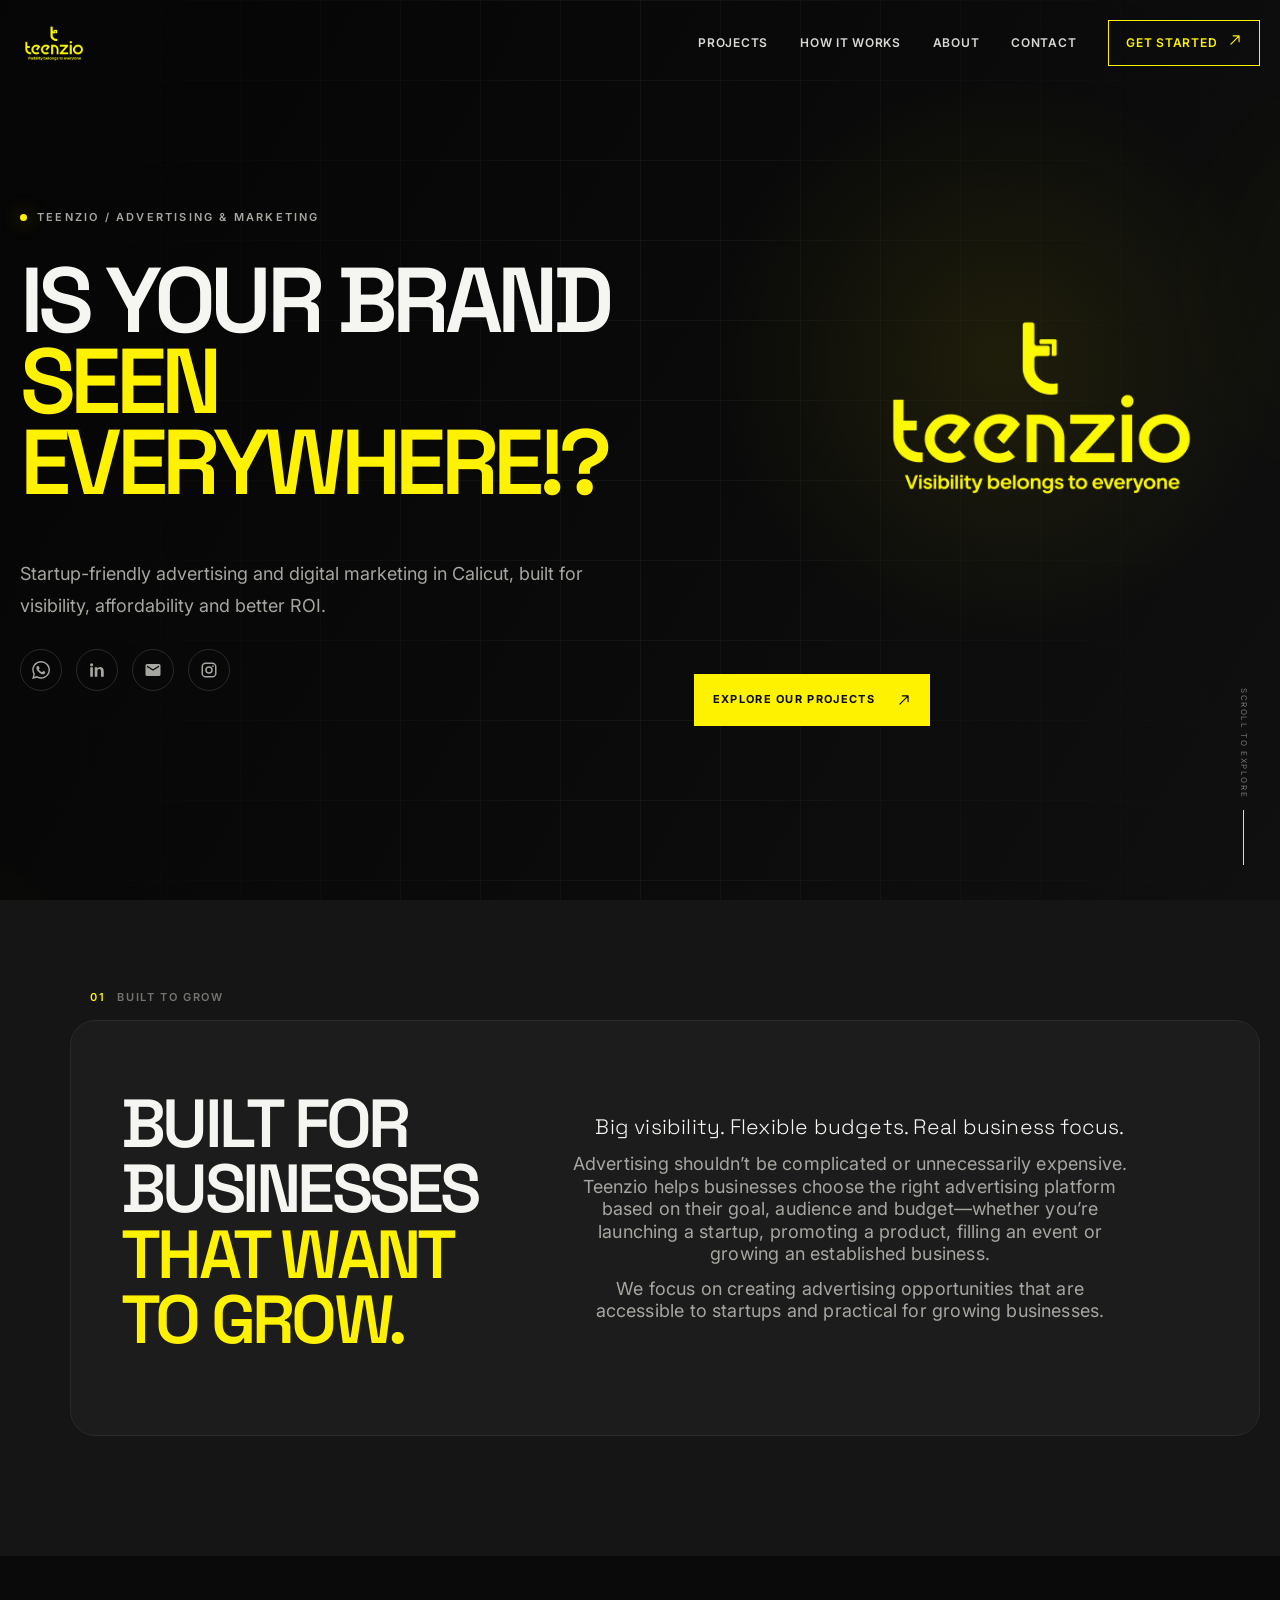
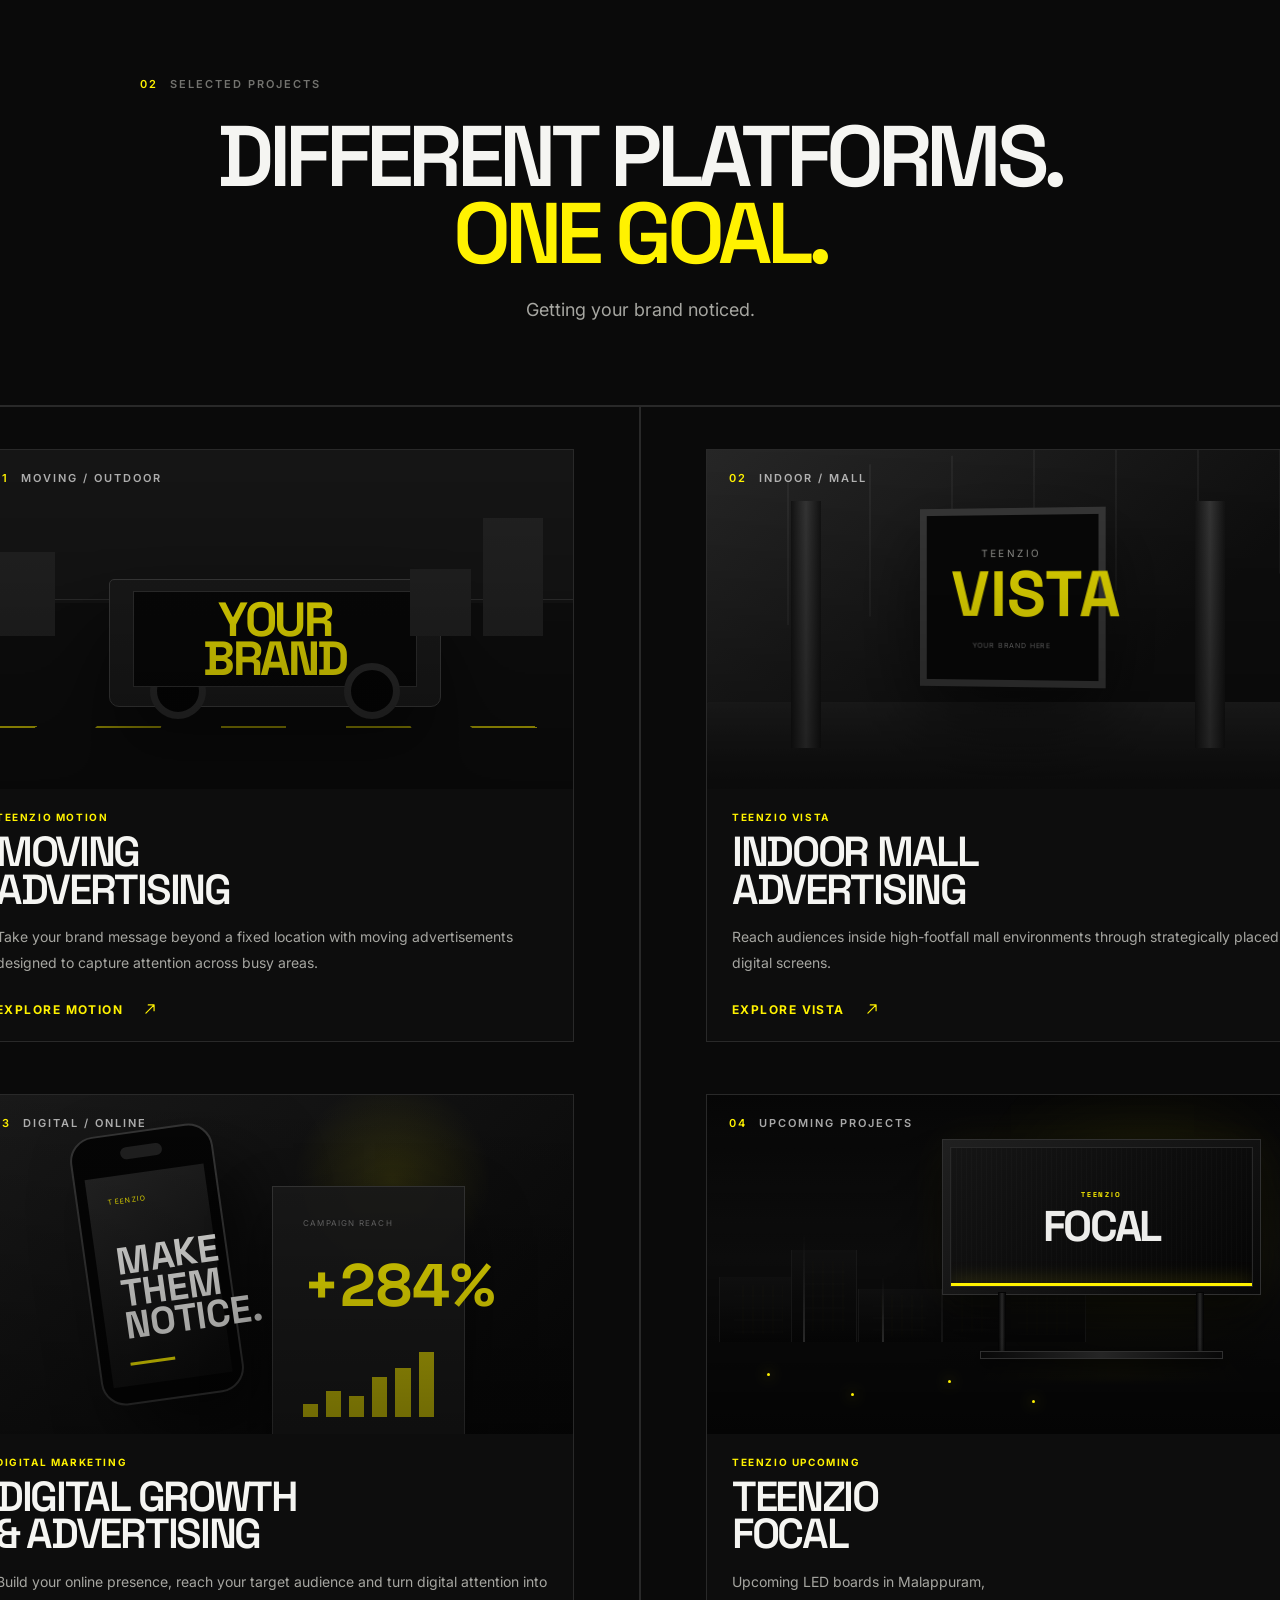
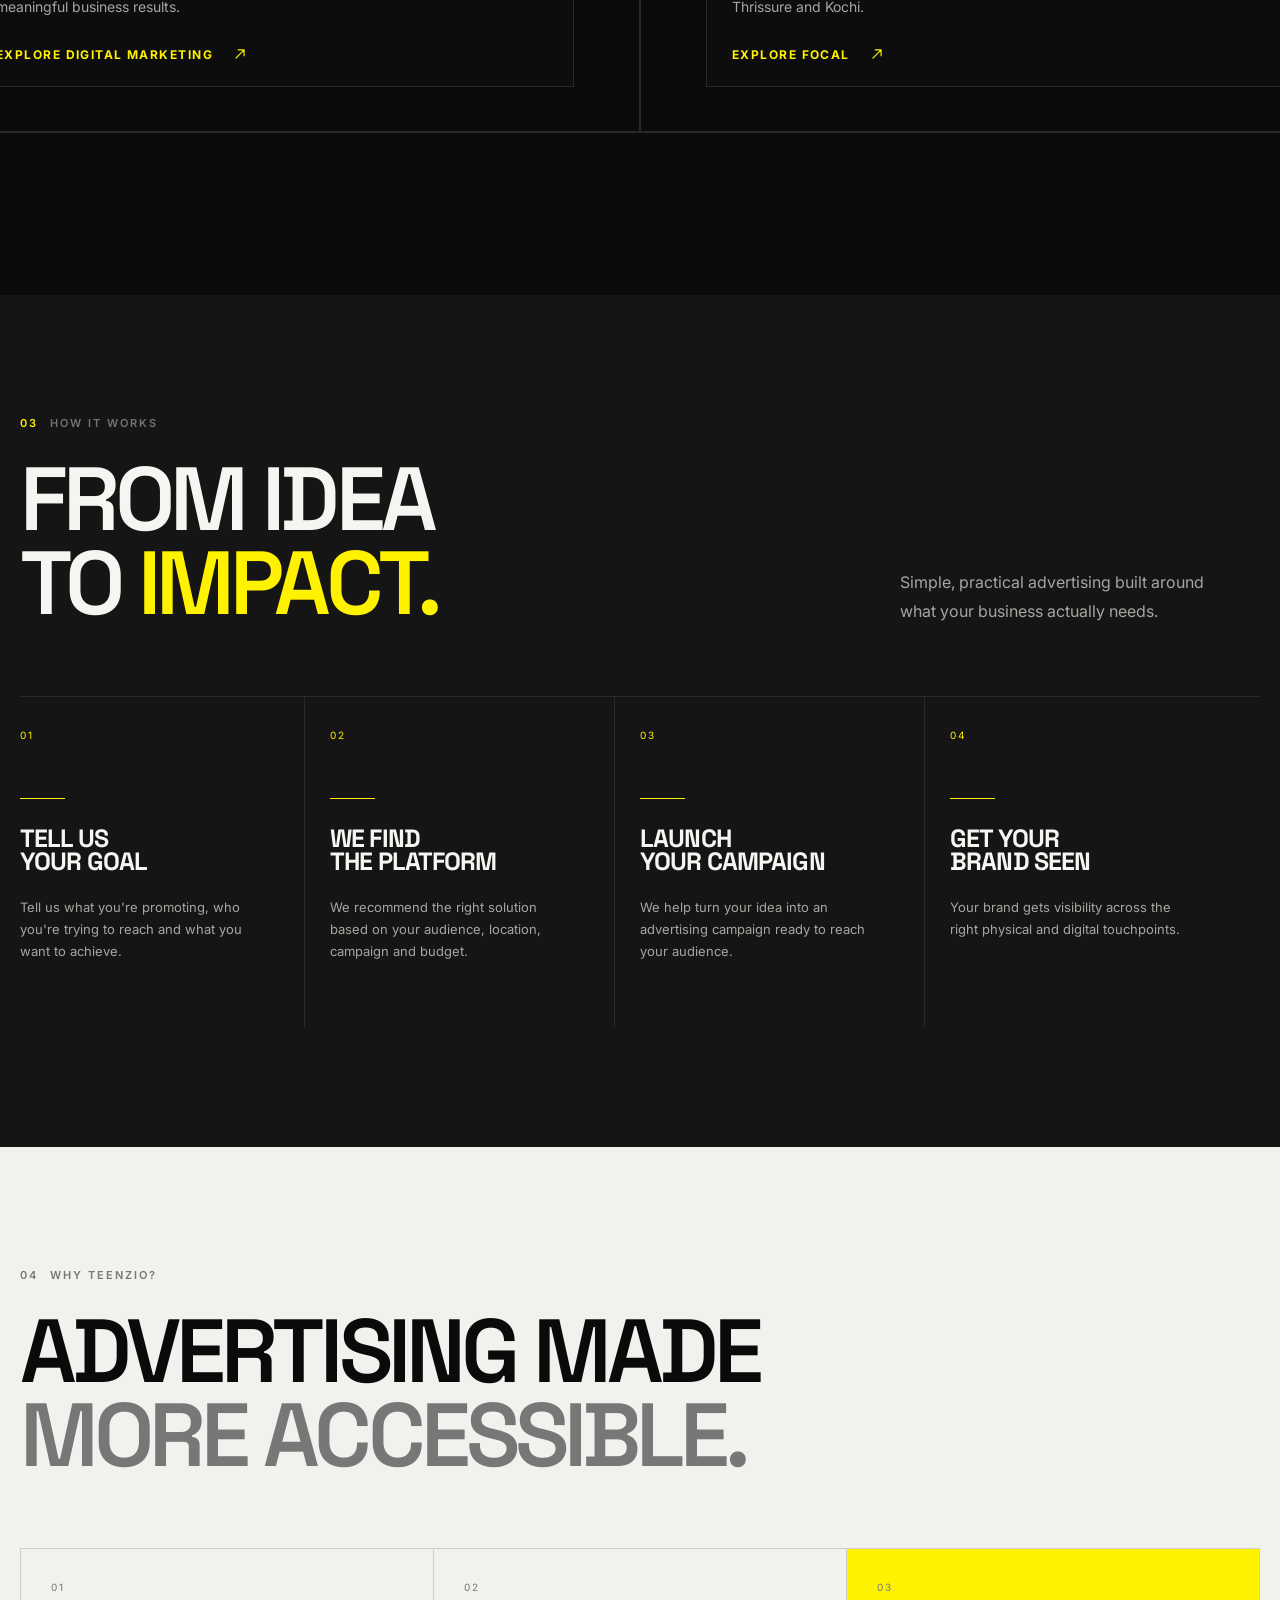
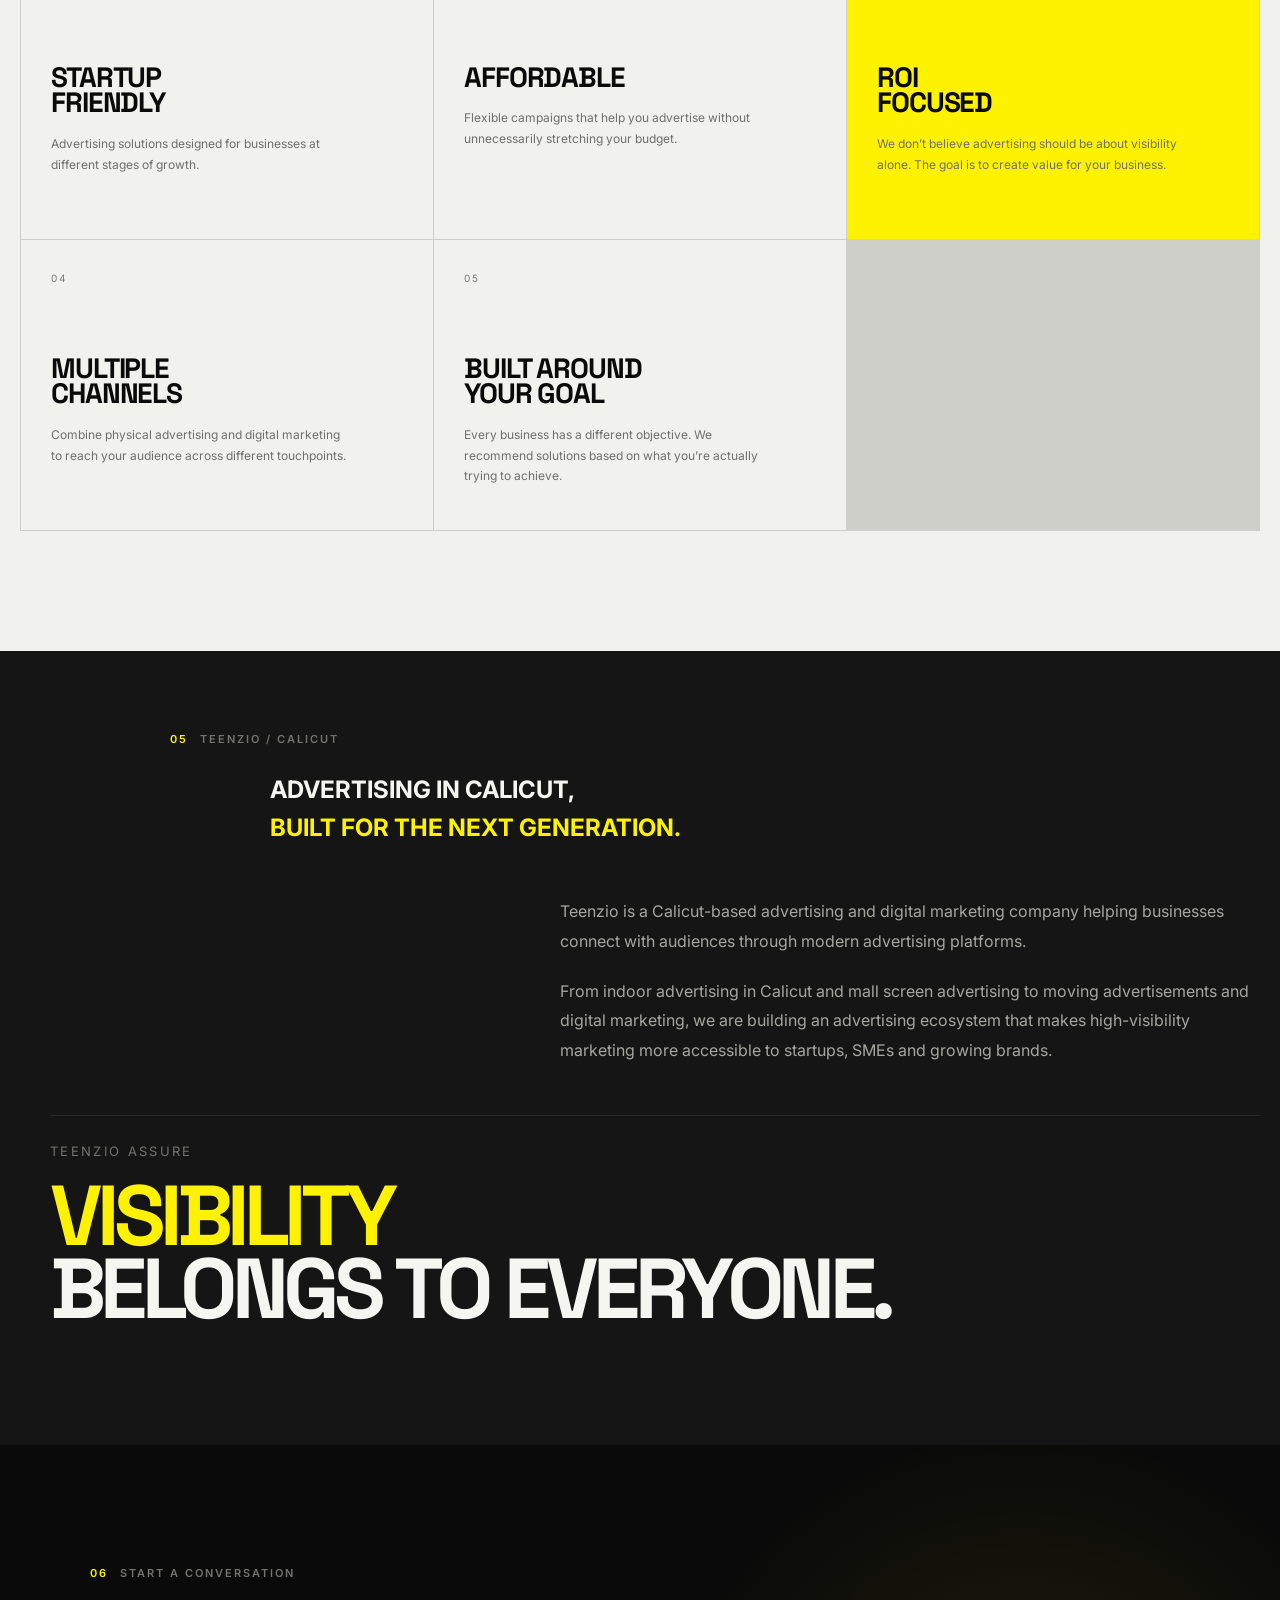
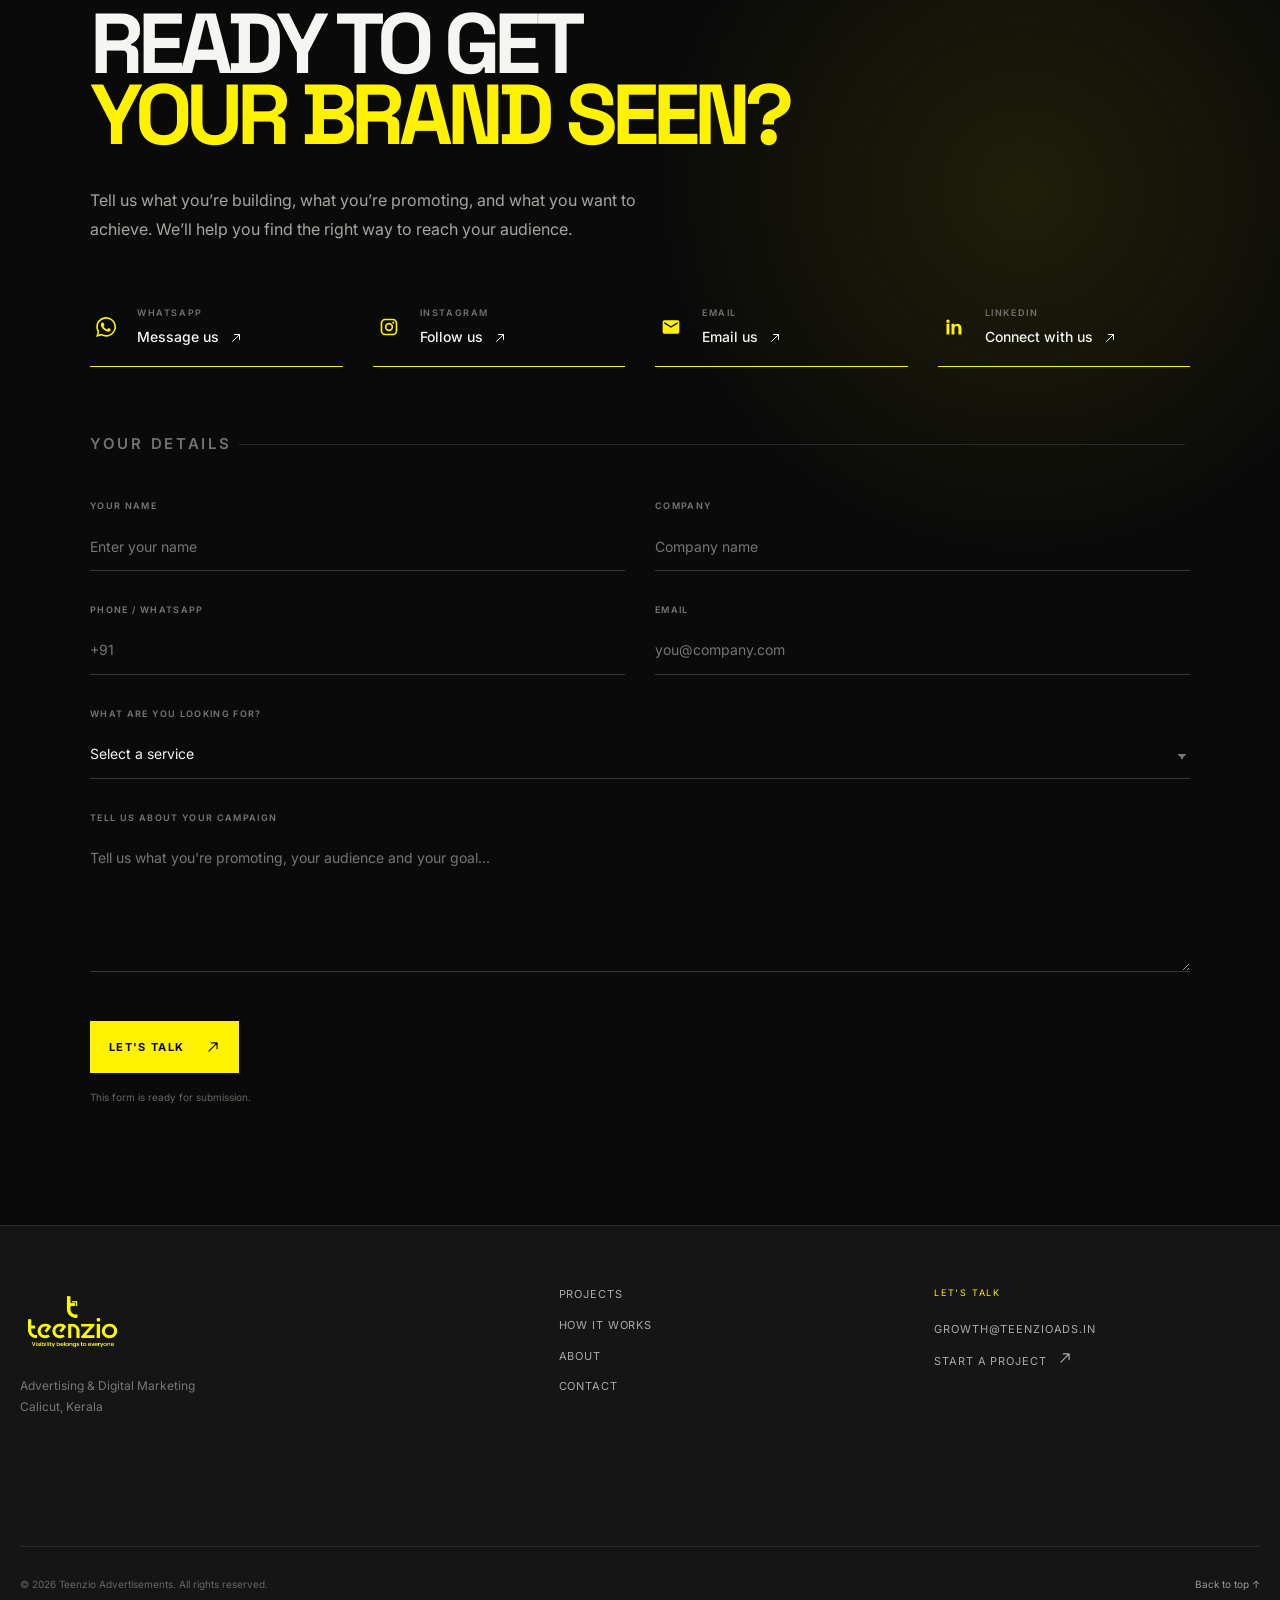
<file: index.html>
<!DOCTYPE html>
<html lang="en">
<head>
    <meta charset="UTF-8">
    <meta name="viewport" content="width=device-width, initial-scale=1.0">
    <meta name="description" content="Teenzio — Advertising & Digital Marketing Company in Calicut. Startup-friendly advertising, indoor mall advertising, moving ads and digital marketing.">
    <meta name="theme-color" content="#0a0a0a">
    <title>Teenzio — Advertising & Marketing in Calicut</title>

    <link rel="canonical" href="https://teenzioads.in/">
    <link rel="icon" type="image/png" href="images/favicon.png">
    <meta property="og:title" content="Teenzio – Advertising & Digital Marketing in Calicut">
    <meta property="og:description" content="Teenzio is an advertising and digital marketing company in Calicut, offering creative advertising solutions for brands and businesses.">
    <meta property="og:url" content="https://teenzioads.in/">
    <meta property="og:type" content="website">
    <meta property="og:site_name" content="Teenzio">
    <link rel="preconnect" href="https://fonts.googleapis.com">
    <link rel="preconnect" href="https://fonts.gstatic.com" crossorigin>
    <link href="https://fonts.googleapis.com/css2?family=Inter:wght@400;500;600;700&family=Space+Grotesk:wght@400;500;600;700&display=swap" rel="stylesheet">

    <link rel="stylesheet" href="css/style.css">
</head>
<body id="top">

    <div class="page-loader">
        <img src="images/logo no bg.png" alt="Teenzio">
    </div>

    <header class="site-header" id="top">
        <nav class="navbar container">
            <a class="brand" href="#top" aria-label="Teenzio home">
                <img src="images/logo no bg.png" alt="Teenzio Advertisements logo">
            </a>

            <button class="menu-toggle" aria-label="Open menu" aria-expanded="false">
                <span></span><span></span>
            </button>

            <div class="nav-menu">
                <a href="#projects">Projects</a>
                <a href="#how-it-works">How It Works</a>
                <a href="#about">About</a>
                <a href="#contact">Contact</a>
                <a class="nav-cta" href="#contact">Get Started <span class="button-arrow" aria-hidden="true">
    <svg viewBox="0 0 24 24">
        <path d="M5 19L19 5M9 5h10v10"
              fill="none"
              stroke="currentColor"
              stroke-width="2"
              stroke-linecap="round"
              stroke-linejoin="round"/>
    </svg>
</span></a>
            </div>
        </nav>
    </header>


    <main>

        <!-- HERO -->
        <section class="hero section">
            <div class="hero-noise"></div>
            <div class="hero-glow hero-glow-one"></div>
            <div class="hero-glow hero-glow-two"></div>
            
            <div class="container hero-inner">
                <div class="hero-kicker reveal">
                    <span class="yellow-dot"></span>
                    TEENZIO / ADVERTISING &  MARKETING
                </div>

                <h1 class="hero-title reveal">
                    IS YOUR BRAND<br>
                    <span>SEEN <br> EVERYWHERE!?</span>
                </h1>

                <div class="hero-bottom reveal">

    <div class="hero-copy">

        <p>
            Startup-friendly advertising and digital marketing in Calicut,
            built for visibility, affordability and better ROI.
        </p>

        <!-- CONTACT ICONS -->
        <div class="hero-contact-icons">

            <!-- WhatsApp -->
            <a href="https://wa.me/7356174922?text=Hi%20Teenzio%2C%20I%20would%20like%20to%20know%20more%20about%20your%20services."
               target="_blank"
               rel="noopener"
               aria-label="Contact Teenzio on WhatsApp">

                <svg viewBox="0 0 24 24" aria-hidden="true">
                    <path d="M20.5 3.5A11.8 11.8 0 0 0 12.1 0C5.6 0 .3 5.3.3 11.8c0 2.1.6 4.1 1.6 5.9L.2 24l6.5-1.7c1.7.9 3.5 1.3 5.4 1.3h.1c6.5 0 11.8-5.3 11.8-11.8 0-3.2-1.2-6.1-3.5-8.3ZM12.1 21.6c-1.7 0-3.4-.5-4.9-1.3l-.4-.2-3.9 1 1-3.8-.2-.4a9.7 9.7 0 0 1-1.5-5.1C2.2 6.4 6.7 2 12.1 2c2.6 0 5.1 1 7 2.9 1.9 1.9 2.9 4.4 2.9 7 0 5.4-4.4 9.7-9.9 9.7Zm5.3-7.3c-.3-.2-1.8-.9-2.1-1-.3-.1-.5-.2-.7.2-.2.3-.8 1-.9 1.2-.2.2-.3.2-.6.1-.3-.2-1.2-.4-2.3-1.4-.8-.7-1.4-1.5-1.6-1.8-.2-.3 0-.5.1-.7.1-.1.3-.3.4-.5.1-.2.2-.3.3-.5.1-.2 0-.4 0-.5-.1-.2-.7-1.7-1-2.3-.3-.6-.5-.5-.7-.5h-.6c-.2 0-.5.1-.8.4-.3.3-1 1-1 2.5s1 2.9 1.2 3.1c.2.2 2 3.1 4.8 4.3.7.3 1.2.5 1.6.6.7.2 1.3.2 1.8.1.5-.1 1.8-.7 2-1.4.3-.7.3-1.3.2-1.4-.1-.1-.3-.2-.6-.3Z"/>
                </svg>

            </a>


            <!-- LinkedIn -->
            <a href="https://www.linkedin.com/in/muhammad-tamton"
               target="_blank"
               rel="noopener"
               aria-label="Visit Teenzio on LinkedIn">

                <svg viewBox="0 0 24 24" aria-hidden="true">
                    <path d="M6.5 8.2H3V21h3.5V8.2ZM4.8 3A2.1 2.1 0 1 0 4.8 7.2 2.1 2.1 0 0 0 4.8 3ZM21 13.6c0-3.8-2-5.6-4.7-5.6-2.2 0-3.2 1.2-3.8 2v-1.8H9V21h3.5v-6.7c0-1.8.3-3.6 2.6-3.6 2.2 0 2.2 2.1 2.2 3.7V21H21v-7.4Z"/>
                </svg>

            </a>


            <!-- Email -->
            <a href="mailto:growth@teenzioads.in"
               aria-label="grown@teenzioads.in">

                <svg viewBox="0 0 24 24" aria-hidden="true">
                    <path d="M20 4H4a2 2 0 0 0-2 2v12a2 2 0 0 0 2 2h16a2 2 0 0 0 2-2V6a2 2 0 0 0-2-2Zm0 4-8 5-8-5V6l8 5 8-5v2Z"/>
                </svg>

            </a>


            <!-- Instagram -->
<a href="https://www.instagram.com/Teeenzio/"
   target="_blank"
   rel="noopener noreferrer"
   aria-label="Instagram">

    <svg viewBox="0 0 24 24" aria-hidden="true">
        <path d="M7.5 2h9A5.5 5.5 0 0 1 22 7.5v9a5.5 5.5 0 0 1-5.5 5.5h-9A5.5 5.5 0 0 1 2 16.5v-9A5.5 5.5 0 0 1 7.5 2Zm0 2A3.5 3.5 0 0 0 4 7.5v9A3.5 3.5 0 0 0 7.5 20h9a3.5 3.5 0 0 0 3.5-3.5v-9A3.5 3.5 0 0 0 16.5 4h-9Zm9.75 1.5a1.25 1.25 0 1 1 0 2.5 1.25 1.25 0 0 1 0-2.5ZM12 7a5 5 0 1 1 0 10 5 5 0 0 1 0-10Zm0 2a3 3 0 1 0 0 6 3 3 0 0 0 0-6Z"/>
    </svg>

</a>

        </div>

    </div>


    <a class="button button-yellow" href="#projects">
        Explore Our Projects <span class="button-arrow" aria-hidden="true">
    <svg viewBox="0 0 24 24">
        <path d="M5 19L19 5M9 5h10v10"
              fill="none"
              stroke="currentColor"
              stroke-width="2"
              stroke-linecap="round"
              stroke-linejoin="round"/>
    </svg>
</span>
    </a>

</div>
            </div>

            <div class="hero-scroll">
                <span>SCROLL TO EXPLORE</span>
                <i></i>
            </div>
        </section>

        <!-- INTRO -->
        <section class="intro section section-dark">
            <div class="container intro-grid">
                <div class="section-label reveal">
                    <span>01</span>
                    <span>BUILT TO GROW</span>
                </div>

                <div class="intro-content reveal">
                    <h2>
                        BUILT FOR <br>
                        BUSINESSES
                        <em>THAT WANT<br> TO GROW.</em>
                    </h2>

                    <div class="intro-copy">
                        <p class="lead">
                            Big visibility. Flexible budgets. Real business focus.
                        </p>
                        <p>
                            Advertising shouldn’t be complicated or unnecessarily expensive.
                            Teenzio helps businesses choose the right advertising platform
                            based on their goal, audience and budget—whether you’re launching
                            a startup, promoting a product, filling an event or growing an
                            established business.
                        </p>
                        <p>
                            We focus on creating advertising opportunities that are accessible
                            to startups and practical for growing businesses.
                        </p>
                    </div>
                </div>
            </div>
        </section>

        <!-- PROJECTS -->
        <!-- PROJECTS -->
<section class="projects section" id="projects">

    <div class="container">

        <!-- PROJECTS HEADING -->
        <div class="projects-heading reveal">

            <div class="section-label">
                <span>02</span>
                <span>SELECTED PROJECTS</span>
            </div>

            <h2>
                DIFFERENT PLATFORMS.
                <span>ONE GOAL.</span>
            </h2>

            <p>Getting your brand noticed.</p>

        </div>


<!-- FULL WIDTH DIVIDER -->
<div class="projects-divider"></div>


        <!-- PROJECT GRID -->
        <div class="project-grid">


            <!-- =========================
                 01 — TEENZIO MOTION
            ========================== -->
            <article class="project-card project-motion reveal">

                <div class="project-image">

                    <div class="image-overlay"></div>

                    <div class="project-image-art motion-art">

                        <div class="road-line"></div>

                        <div class="vehicle">

                            <div class="vehicle-screen">
                                YOUR<br>BRAND
                            </div>

                        </div>

                        <div class="city-line city-one"></div>
                        <div class="city-line city-two"></div>
                        <div class="city-line city-three"></div>

                    </div>

                    <div class="project-label">
                        <span>01</span>
                        <span>MOVING / OUTDOOR</span>
                    </div>

                </div>


                <div class="project-info">

                    <div class="project-title">

                        <span class="project-tag">
                            TEENZIO MOTION
                        </span>

                        <h3>
                            MOVING<br>
                            ADVERTISING
                        </h3>

                    </div>


                    <div class="project-details">

                        <p>
                            Take your brand message beyond a fixed location with
                            moving advertisements designed to capture attention
                            across busy areas.
                        </p>

                        <a class="text-link"
                           href="projects/teenzio-motion.html">

                            Explore Motion
                            <span class="button-arrow" aria-hidden="true">
    <svg viewBox="0 0 24 24">
        <path d="M5 19L19 5M9 5h10v10"
              fill="none"
              stroke="currentColor"
              stroke-width="2"
              stroke-linecap="round"
              stroke-linejoin="round"/>
    </svg>
</span>

                        </a>

                    </div>

                </div>

            </article>



            <!-- =========================
                 02 — TEENZIO VISTA
            ========================== -->
            <article class="project-card project-vista reveal">

                <div class="project-image">

                    <div class="image-overlay"></div>

                    <div class="project-image-art mall-art">

                        <div class="mall-ceiling"></div>

                        <div class="mall-floor"></div>

                        <div class="mall-screen">

                            <span>TEENZIO</span>

                            <strong>VISTA</strong>

                            <small>
                                YOUR BRAND HERE
                            </small>

                        </div>

                        <div class="mall-column column-one"></div>
                        <div class="mall-column column-two"></div>

                    </div>


                    <div class="project-label">
                        <span>02</span>
                        <span>INDOOR / MALL</span>
                    </div>

                </div>


                <div class="project-info">

                    <div class="project-title">

                        <span class="project-tag">
                            TEENZIO VISTA
                        </span>

                        <h3>
                            INDOOR MALL<br>
                            ADVERTISING
                        </h3>

                    </div>


                    <div class="project-details">

                        <p>
                            Reach audiences inside high-footfall mall environments
                            through strategically placed digital screens.
                        </p>

                        <a class="text-link"
                           href="projects/teenzio-vista.html">

                            Explore Vista
                            <span class="button-arrow" aria-hidden="true">
    <svg viewBox="0 0 24 24">
        <path d="M5 19L19 5M9 5h10v10"
              fill="none"
              stroke="currentColor"
              stroke-width="2"
              stroke-linecap="round"
              stroke-linejoin="round"/>
    </svg>
</span>

                        </a>

                    </div>

                </div>

            </article>



            <!-- =========================
                 03 — DIGITAL MARKETING
            ========================== -->
            <article class="project-card project-digital reveal">

                <div class="project-image">

                    <div class="image-overlay"></div>

                    <div class="project-image-art digital-art">

                        <div class="phone">

                            <div class="phone-top"></div>

                            <div class="social-post">

                                <span>TEENZIO</span>

                                <strong>
                                    MAKE<br>
                                    THEM<br>
                                    NOTICE.
                                </strong>

                                <i></i>

                            </div>

                        </div>


                        <div class="analytics-card">

                            <small>
                                CAMPAIGN REACH
                            </small>

                            <strong>
                                +284%
                            </strong>

                            <div class="chart">
                                <i></i>
                                <i></i>
                                <i></i>
                                <i></i>
                                <i></i>
                                <i></i>
                            </div>

                        </div>

                    </div>


                    <div class="project-label">
                        <span>03</span>
                        <span>DIGITAL / ONLINE</span>
                    </div>

                </div>


                <div class="project-info">

                    <div class="project-title">

                        <span class="project-tag">
                            DIGITAL MARKETING
                        </span>

                        <h3>
                            DIGITAL GROWTH<br>
                            &amp; ADVERTISING
                        </h3>

                    </div>


                    <div class="project-details">

                        <p>
                            Build your online presence, reach your target audience
                            and turn digital attention into meaningful business results.
                        </p>

                        <a class="text-link"
                           href="projects/digital-marketing.html">

                            Explore Digital Marketing
                            <span class="button-arrow" aria-hidden="true">
    <svg viewBox="0 0 24 24">
        <path d="M5 19L19 5M9 5h10v10"
              fill="none"
              stroke="currentColor"
              stroke-width="2"
              stroke-linecap="round"
              stroke-linejoin="round"/>
    </svg>
</span>

                        </a>

                    </div>

                </div>

            </article>


<!-- =========================
     04 — UPCOMING PROJECTS
========================== -->
<article class="project-card project-alternatives reveal">

    <div class="project-image">

        <div class="image-overlay"></div>

        <!-- FOCAL VISUAL -->
        <div class="project-image-art focal-art">

            <!-- Ambient glow -->
            <div class="focal-glow"></div>

            <!-- Distant city -->
            <div class="focal-city">

                <div class="city-building building-one"></div>
                <div class="city-building building-two"></div>
                <div class="city-building building-three"></div>
                <div class="city-building building-four"></div>
                <div class="city-building building-five"></div>

            </div>


            <!-- Main billboard -->
            <div class="focal-billboard">

                <div class="focal-frame">

                    <div class="focal-screen">

                        <div class="focal-screen-content">
                            <span>TEENZIO</span>
                            <strong>FOCAL</strong>
                        </div>

                    </div>

                </div>


                <!-- Billboard supports -->
                <div class="focal-support support-left"></div>
                <div class="focal-support support-right"></div>

                <div class="focal-base"></div>

            </div>


            <!-- Side light structures -->
            <div class="focal-side-light side-light-one"></div>
            <div class="focal-side-light side-light-two"></div>


            <!-- Ground -->
            <div class="focal-ground"></div>


            <!-- Road lights -->
            <div class="focal-light light-one"></div>
            <div class="focal-light light-two"></div>
            <div class="focal-light light-three"></div>
            <div class="focal-light light-four"></div>

        </div>


        <!-- Card label -->
        <div class="project-label">
            <span>04</span>
            <span>UPCOMING PROJECTS</span>
        </div>

    </div>


    <!-- Card information -->
    <div class="project-info">

        <div class="project-title">

            <span class="project-tag">
                TEENZIO UPCOMING
            </span>

            <h3>
                TEENZIO<br>
                FOCAL
            </h3>

        </div>


        <div class="project-details">

            <p>
                Upcoming LED boards in Malappuram,<br>
                Thrissure and Kochi.
            </p>

            <a class="text-link" href="#contact">
                Explore Focal
                <span class="button-arrow" aria-hidden="true">
    <svg viewBox="0 0 24 24">
        <path d="M5 19L19 5M9 5h10v10"
              fill="none"
              stroke="currentColor"
              stroke-width="2"
              stroke-linecap="round"
              stroke-linejoin="round"/>
    </svg>
</span>
            </a>

        </div>

    </div>

</article>



        </div>

    </div>
<!-- FULL WIDTH DIVIDER -->
<div class="projectunder-divider"></div>
</section>

        <!-- HOW IT WORKS -->
        <section class="how section section-dark" id="how-it-works">
            <div class="container">
                <div class="section-heading split-heading reveal">
                    <div>
                        <div class="section-label" style="font-size: 11px;">
                            <span>03</span>
                            <span>HOW IT WORKS</span>
                        </div>
                        <h2>FROM IDEA<br>TO <span>IMPACT.</span></h2>
                    </div>
                    <p>
                        Simple, practical advertising built around what
                        your business actually needs.
                    </p>
                </div>

                <div class="steps">
                    <div class="step reveal">
                        <span class="step-number">01</span>
                        <div class="step-line"></div>
                        <h3>TELL US<br>YOUR GOAL</h3>
                        <p>
                            Tell us what you're promoting, who you're trying to reach
                            and what you want to achieve.
                        </p>
                    </div>

                    <div class="step reveal">
                        <span class="step-number">02</span>
                        <div class="step-line"></div>
                        <h3>WE FIND<br>THE PLATFORM</h3>
                        <p>
                            We recommend the right solution based on your audience,
                            location, campaign and budget.
                        </p>
                    </div>

                    <div class="step reveal">
                        <span class="step-number">03</span>
                        <div class="step-line"></div>
                        <h3>LAUNCH<br>YOUR CAMPAIGN</h3>
                        <p>
                            We help turn your idea into an advertising campaign
                            ready to reach your audience.
                        </p>
                    </div>

                    <div class="step reveal">
                        <span class="step-number">04</span>
                        <div class="step-line"></div>
                        <h3>GET YOUR<br>BRAND SEEN</h3>
                        <p>
                            Your brand gets visibility across the right physical
                            and digital touchpoints.
                        </p>
                    </div>
                </div>
            </div>
        </section>

        <!-- WHY -->
        <section class="why section">
            <div class="container">
                <div class="section-heading reveal">
                    <div class="section-label">
                        <span>04</span>
                        <span>WHY TEENZIO?</span>
                    </div>
                    <h2>ADVERTISING MADE<br><span>MORE ACCESSIBLE.</span></h2>
                </div>

                <div class="why-grid">
                    <article class="why-card reveal">
                        <span>01</span>
                        <h3>STARTUP<br>FRIENDLY</h3>
                        <p>Advertising solutions designed for businesses at different stages of growth.</p>
                    </article>

                    <article class="why-card reveal">
                        <span>02</span>
                        <h3>AFFORDABLE</h3>
                        <p>Flexible campaigns that help you advertise without unnecessarily stretching your budget.</p>
                    </article>

                    <article class="why-card featured reveal">
                        <span>03</span>
                        <h3>ROI<br>FOCUSED</h3>
                        <p>We don’t believe advertising should be about visibility alone. The goal is to create value for your business.</p>
                    </article>

                    <article class="why-card reveal">
                        <span>04</span>
                        <h3>MULTIPLE<br>CHANNELS</h3>
                        <p>Combine physical advertising and digital marketing to reach your audience across different touchpoints.</p>
                    </article>

                    <article class="why-card reveal">
                        <span>05</span>
                        <h3>BUILT AROUND<br>YOUR GOAL</h3>
                        <p>Every business has a different objective. We recommend solutions based on what you’re actually trying to achieve.</p>
                    </article>
                </div>
            </div>
        </section>

        <!-- ABOUT -->
        <section class="about section section-dark" id="about">
            <div class="container about-grid">
                <div class="section-label reveal">
                    <span>05</span>
                    <span>TEENZIO / CALICUT</span>
                </div>

                <div class="about-content reveal">
                    <h2>
                        ADVERTISING IN CALICUT,
                        <span>BUILT FOR THE NEXT GENERATION.</span>
                    </h2>

                    <p>
                        Teenzio is a Calicut-based advertising and digital marketing company
                        helping businesses connect with audiences through modern advertising
                        platforms.
                    </p>

                    <p>
                        From indoor advertising in Calicut and mall screen advertising to
                        moving advertisements and digital marketing, we are building an
                        advertising ecosystem that makes high-visibility marketing more
                        accessible to startups, SMEs and growing brands.
                    </p>

                    <div class="about-statement" >
                        <span>TEENZIO ASSURE</span>
                        <strong><em>VISIBILITY</em><br>BELONGS TO EVERYONE.</strong>
                    </div>
                </div>
            </div>
        </section>

        <!-- CTA / CONTACT -->
        <section class="contact section" id="contact">
            <div class="container contact-inner">
                <div class="section-label reveal" style="font-size: 11px;">
                    <span>06</span>
                    <span>START A CONVERSATION</span>
                </div>

                <h2 class="contact-title reveal">
                    READY TO GET<br>
                    <span>YOUR BRAND SEEN?</span>
                </h2>

                <p class="contact-intro reveal">
                    Tell us what you’re building, what you’re promoting,
                    and what you want to achieve. We’ll help you find
                    the right way to reach your audience.
                </p>

                <!-- DIRECT CONTACT LINKS -->
<div class="contact-direct">

    <a href="https://wa.me/7356174922?text=Hi%20Teenzio%2C%20I%20would%20like%20to%20know%20more%20about%20your%20services." target="_blank" rel="noopener">
        <span class="contact-icon">
            <!-- WhatsApp -->
            <svg viewBox="0 0 24 24" aria-hidden="true">
                <path d="M20.5 3.5A11.8 11.8 0 0 0 12.1 0C5.6 0 .3 5.3.3 11.8c0 2.1.6 4.1 1.6 5.9L.2 24l6.5-1.7c1.7.9 3.5 1.3 5.4 1.3h.1c6.5 0 11.8-5.3 11.8-11.8 0-3.2-1.2-6.1-3.5-8.3ZM12.1 21.6c-1.7 0-3.4-.5-4.9-1.3l-.4-.2-3.9 1 1-3.8-.2-.4a9.7 9.7 0 0 1-1.5-5.1C2.2 6.4 6.7 2 12.1 2c2.6 0 5.1 1 7 2.9 1.9 1.9 2.9 4.4 2.9 7 0 5.4-4.4 9.7-9.9 9.7Zm5.3-7.3c-.3-.2-1.8-.9-2.1-1-.3-.1-.5-.2-.7.2-.2.3-.8 1-.9 1.2-.2.2-.3.2-.6.1-.3-.2-1.2-.4-2.3-1.4-.8-.7-1.4-1.5-1.6-1.8-.2-.3 0-.5.1-.7.1-.1.3-.3.4-.5.1-.2.2-.3.3-.5.1-.2 0-.4 0-.5-.1-.2-.7-1.7-1-2.3-.3-.6-.5-.5-.7-.5h-.6c-.2 0-.5.1-.8.4-.3.3-1 1-1 2.5s1 2.9 1.2 3.1c.2.2 2 3.1 4.8 4.3.7.3 1.2.5 1.6.6.7.2 1.3.2 1.8.1.5-.1 1.8-.7 2-1.4.3-.7.3-1.3.2-1.4-.1-.1-.3-.2-.6-.3Z"/>
            </svg>
        </span>

        <span class="contact-direct-text">
            <small>WHATSAPP</small>
            <strong>
    Message us
    <span class="link-arrow" aria-hidden="true">
        <svg viewBox="0 0 24 24">
            <path d="M5 19L19 5M9 5H19V15"
                  fill="none"
                  stroke="currentColor"
                  stroke-width="2"
                  stroke-linecap="round"
                  stroke-linejoin="round"/>
        </svg>
    </span>
</strong>
    </a>


 <!-- Instagram -->
<a href="https://www.instagram.com/Teeenzio/"
   target="_blank"
   rel="noopener noreferrer">

    <span class="contact-icon">
        <svg viewBox="0 0 24 24" aria-hidden="true">
            <path d="M7.5 2h9A5.5 5.5 0 0 1 22 7.5v9a5.5 5.5 0 0 1-5.5 5.5h-9A5.5 5.5 0 0 1 2 16.5v-9A5.5 5.5 0 0 1 7.5 2Zm0 2A3.5 3.5 0 0 0 4 7.5v9A3.5 3.5 0 0 0 7.5 20h9a3.5 3.5 0 0 0 3.5-3.5v-9A3.5 3.5 0 0 0 16.5 4h-9Zm9.75 1.5a1.25 1.25 0 1 1 0 2.5 1.25 1.25 0 0 1 0-2.5ZM12 7a5 5 0 1 1 0 10 5 5 0 0 1 0-10Zm0 2a3 3 0 1 0 0 6 3 3 0 0 0 0-6Z"/>
        </svg>
    </span>

    <span class="contact-direct-text">
        <small>INSTAGRAM</small>
        <strong>
    Follow us
    <span class="link-arrow" aria-hidden="true">
        <svg viewBox="0 0 24 24">
            <path d="M5 19L19 5M9 5H19V15"
                  fill="none"
                  stroke="currentColor"
                  stroke-width="2"
                  stroke-linecap="round"
                  stroke-linejoin="round"/>
        </svg>
    </span>
</strong>

</a>


    <a href="mailto:growth@teenzioads.in">
        <span class="contact-icon">
            <!-- Mail -->
            <svg viewBox="0 0 24 24" aria-hidden="true">
                <path d="M20 4H4a2 2 0 0 0-2 2v12a2 2 0 0 0 2 2h16a2 2 0 0 0 2-2V6a2 2 0 0 0-2-2Zm0 4-8 5-8-5V6l8 5 8-5v2Z"/>
            </svg>
        </span>

        <span class="contact-direct-text">
            <small>EMAIL</small>
         <strong>
    Email us
    <span class="link-arrow" aria-hidden="true">
        <svg viewBox="0 0 24 24">
            <path d="M5 19L19 5M9 5H19V15"
                  fill="none"
                  stroke="currentColor"
                  stroke-width="2"
                  stroke-linecap="round"
                  stroke-linejoin="round"/>
        </svg>
    </span>
</strong>   
    </a>


    <a href="https://www.linkedin.com/in/muhammad-tamton" target="_blank" rel="noopener">
        <span class="contact-icon linkedin-icon">
            <!-- LinkedIn -->
            <svg viewBox="0 0 24 24" aria-hidden="true">
                <path d="M6.5 8.2H3V21h3.5V8.2ZM4.8 3A2.1 2.1 0 1 0 4.8 7.2 2.1 2.1 0 0 0 4.8 3ZM21 13.6c0-3.8-2-5.6-4.7-5.6-2.2 0-3.2 1.2-3.8 2v-1.8H9V21h3.5v-6.7c0-1.8.3-3.6 2.6-3.6 2.2 0 2.2 2.1 2.2 3.7V21H21v-7.4Z"/>
            </svg>
        </span>

        <span class="contact-direct-text">
            <small>LINKEDIN</small>
          <strong>
    Connect with us
    <span class="link-arrow" aria-hidden="true">
        <svg viewBox="0 0 24 24">
            <path d="M5 19L19 5M9 5H19V15"
                  fill="none"
                  stroke="currentColor"
                  stroke-width="2"
                  stroke-linecap="round"
                  stroke-linejoin="round"/>
        </svg>
    </span>
</strong>  
    </a>

</div>

<div class="contact-form-label">
    YOUR DETAILS
</div>

                <form class="contact-form reveal" id="contactForm" action="https://formspree.io/f/xoeqzojb"
      method="POST">
                    <div class="form-row">
                        <label>
                            <span>Your Name</span>
                            <input type="text" name="name" placeholder="Enter your name" required>
                        </label>

                        <label>
                            <span>Company</span>
                            <input type="text" name="company" placeholder="Company name">
                        </label>
                    </div>

                    <div class="form-row">
                        <label>
                            <span>Phone / WhatsApp</span>
<input
    type="tel"
    name="phone"
    placeholder="+91"
    inputmode="numeric"
    maxlength="10"
    pattern="[0-9]{10}"
    required
>
                        </label>

                        <label>
                            <span>Email</span>
                            <input type="email" name="email" placeholder="you@company.com">
                        </label>
                    </div>

                    <label>
                        <span>What are you looking for?</span>
                        <select name="service">
                            <option value="">Select a service</option>
                            <option>Teenzio Motion</option>
                            <option>Teenzio Vista</option>
                            <option>Digital Marketing</option>
                            <option>Other / Not sure yet</option>
                        </select>
                    </label>

                    <label>
                        <span>Tell us about your campaign</span>
                        <textarea name="message" rows="5" placeholder="Tell us what you're promoting, your audience and your goal..."></textarea>
                    </label>

                    <button class="button button-yellow submit-button" type="submit">
                        Let's Talk <span class="button-arrow" aria-hidden="true">
    <svg viewBox="0 0 24 24">
        <path d="M5 19L19 5M9 5h10v10"
              fill="none"
              stroke="currentColor"
              stroke-width="2"
              stroke-linecap="round"
              stroke-linejoin="round"/>
    </svg>
</span>
                    </button>

                    <p class="form-note">
                        This form is ready for submission.
                    </p>
                    <p class="form-success" id="formSuccess">
                        Thanks! Your message is ready to send. Connect the form to your preferred email/backend service to receive submissions.
                    </p>
                </form>
            </div>
        </section>

    </main>

    <footer class="site-footer">
        <div class="container footer-top">
            <div>
                <img src="images/logo no bg.png" alt="Teenzio" class="footer-logo">
                <p>Advertising & Digital Marketing<br>Calicut, Kerala</p>
            </div>

            <div class="footer-links">
                <a href="#projects">Projects</a>
                <a href="#how-it-works">How It Works</a>
                <a href="#about">About</a>
                <a href="#contact">Contact</a>
            </div>

            <div class="footer-contact">
                <span>LET'S TALK</span>
                <a href="mailto:growth@teenzioads.in">growth@teenzioads.in</a>
                <a href="#contact">Start a project <span class="button-arrow" aria-hidden="true">
    <svg viewBox="0 0 24 24">
        <path d="M5 19L19 5M9 5h10v10"
              fill="none"
              stroke="currentColor"
              stroke-width="2"
              stroke-linecap="round"
              stroke-linejoin="round"/>
    </svg>
</span></a>
            </div>
        </div>

        <div class="container footer-bottom">
            <span>© <span id="year"></span> Teenzio Advertisements. All rights reserved.</span>
            <a href="#top">Back to top ↑</a>
        </div>
    </footer>

    <script src="js/main.js"></script>
</body>
</html>
</file>
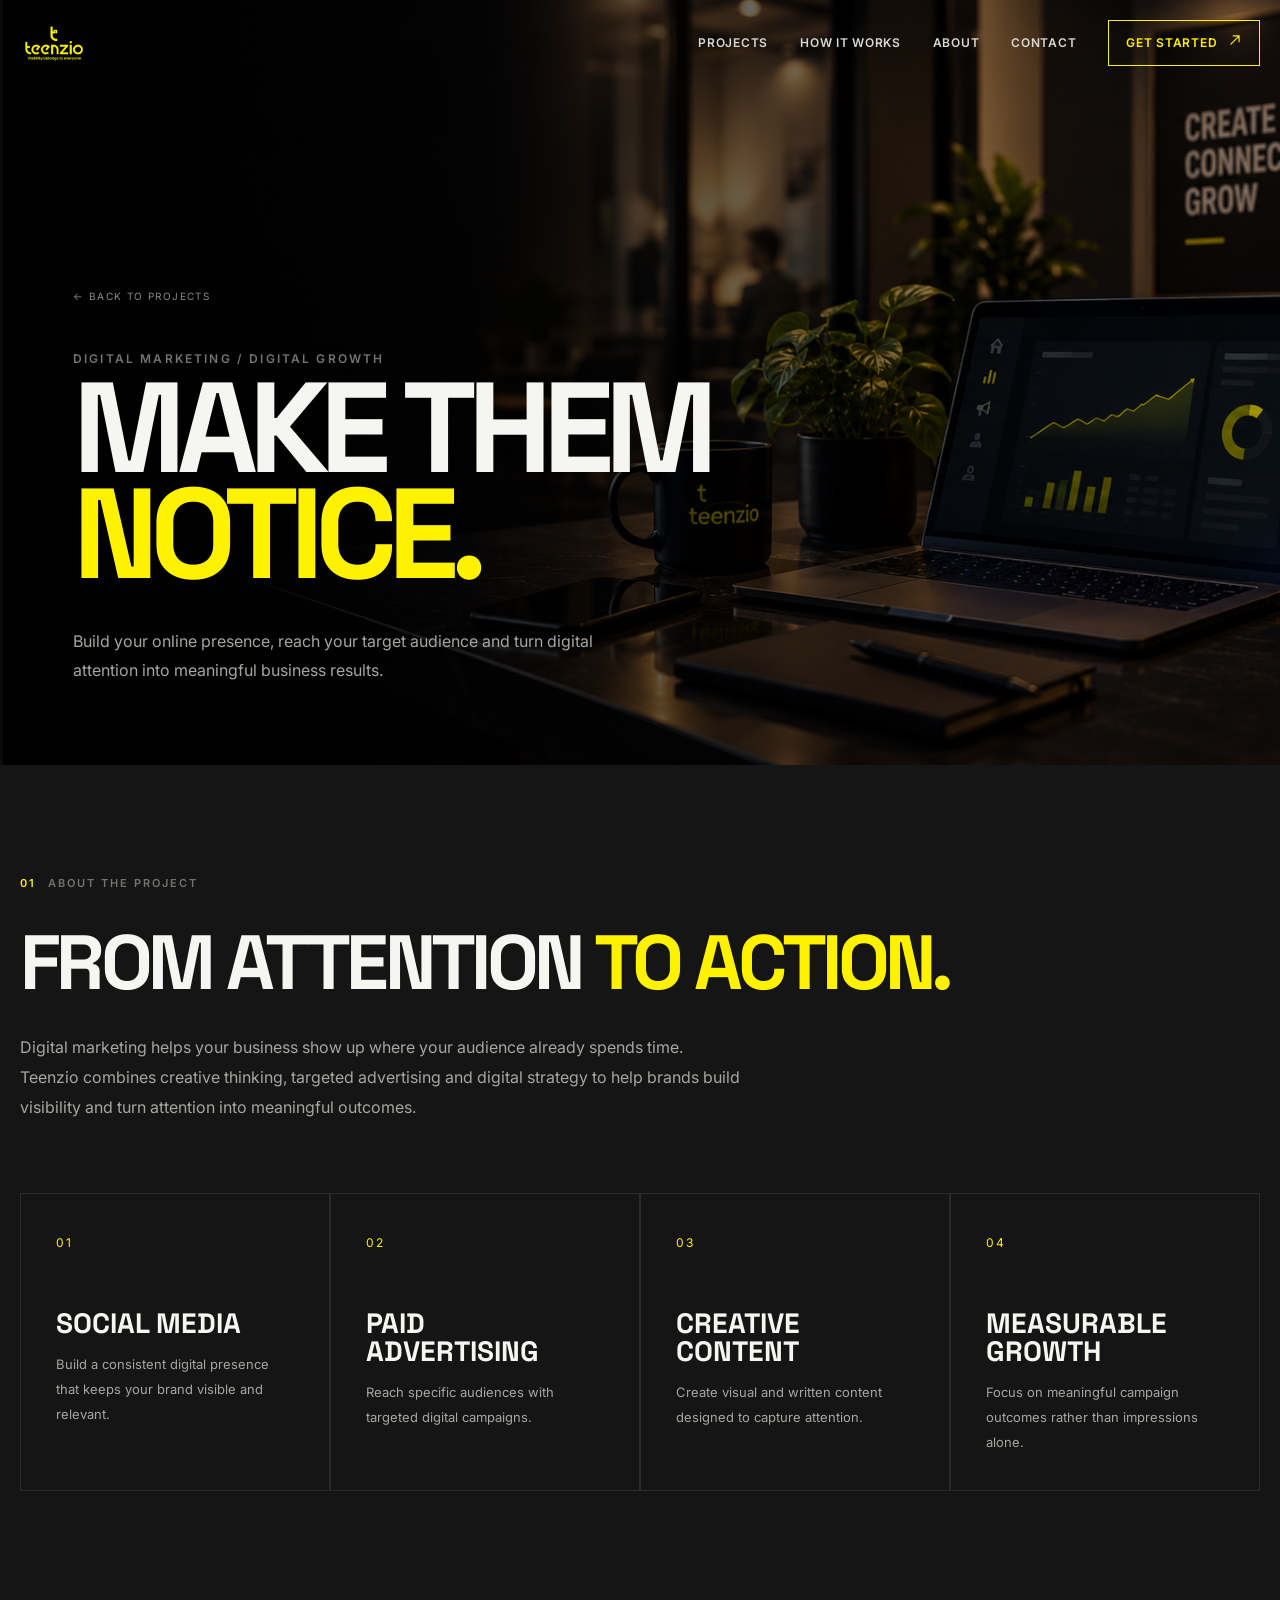
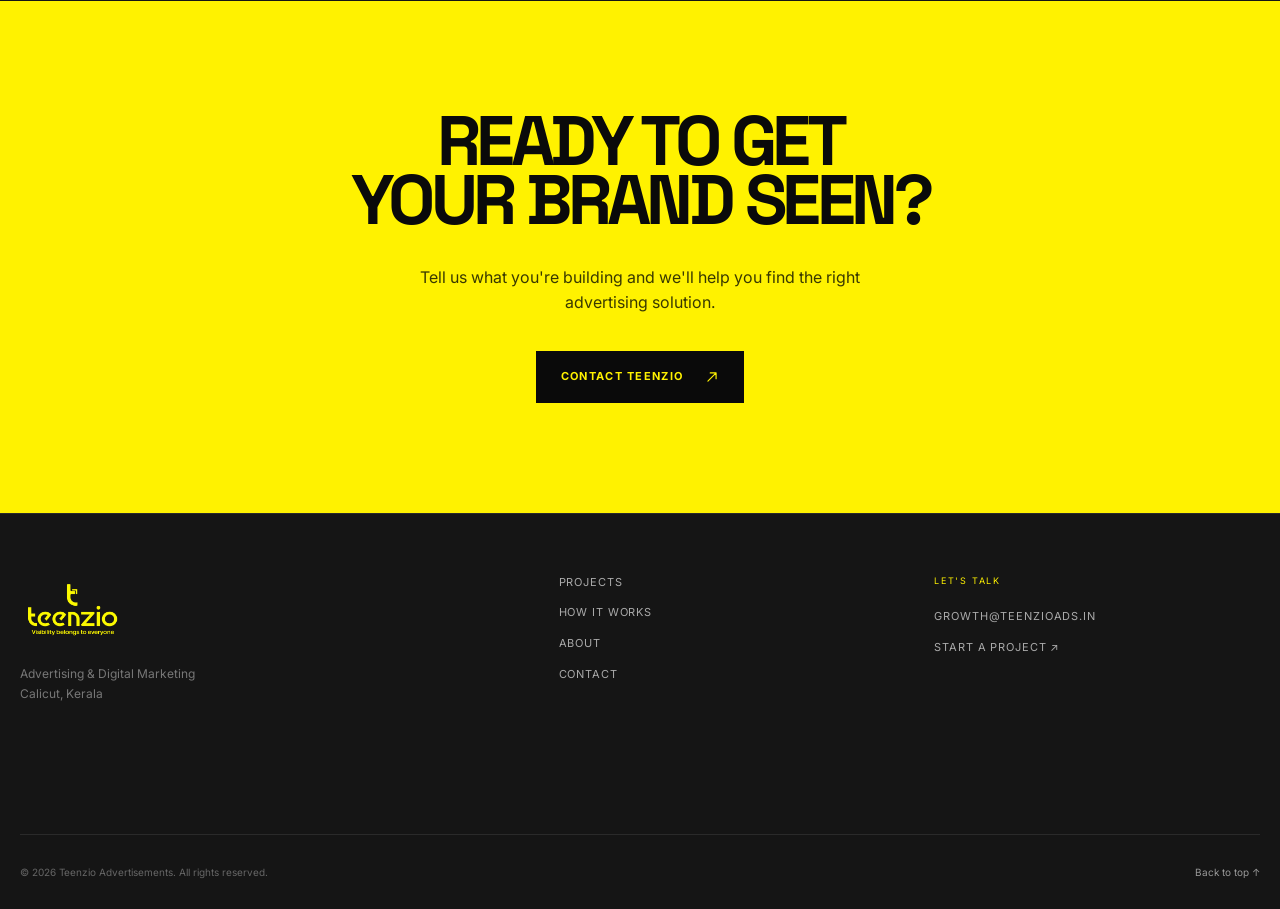
<file: projects/digital-marketing.html>
<!DOCTYPE html>
<html lang="en">
<head>
    <meta charset="UTF-8">
    <meta name="viewport" content="width=device-width, initial-scale=1.0">
    <meta name="description" content="Digital Marketing — Teenzio advertising solution in Calicut.">
    <title>Digital Marketing — Teenzio</title>

    <link rel="preconnect" href="https://fonts.googleapis.com">
    <link rel="preconnect" href="https://fonts.gstatic.com" crossorigin>
    <link href="https://fonts.googleapis.com/css2?family=Inter:wght@400;500;600;700&family=Space+Grotesk:wght@400;500;600;700&display=swap" rel="stylesheet">

    <link rel="stylesheet" href="../css/style.css">
</head>
<body class="project-page" id="top">

<header class="site-header" id="top">
    <nav class="navbar container">
        <a class="brand" href="../index.html">
            <img class="reveal" src="../images/logo no bg.png" alt="Teenzio Advertisements logo">
        </a>

        <button class="menu-toggle" aria-label="Open menu" aria-expanded="false">
            <span></span><span></span>
        </button>

        <div class="nav-menu">
            <a href="../index.html#projects">Projects</a>
            <a href="../index.html#how-it-works">How It Works</a>
            <a href="../index.html#about">About</a>
            <a href="../index.html#contact">Contact</a>
            <a class="nav-cta" href="../index.html#contact">Get Started <span class="button-arrow" aria-hidden="true">
    <svg viewBox="0 0 24 24">
        <path d="M5 19L19 5M9 5h10v10"
              fill="none"
              stroke="currentColor"
              stroke-width="2"
              stroke-linecap="round"
              stroke-linejoin="round"/>
    </svg>
</span></a>
        </div>
    </nav>
</header>

<main>
    <section class="project-hero digital-hero">
 
    <div class="container project-hero-content reveal">

        <a class="back-link" href="../index.html#projects">
            ← Back to projects
        </a>

        <div class="section-label reveal" style="font-size: 12px; margin-bottom: 7px;">
            DIGITAL MARKETING / DIGITAL GROWTH
        </div>

        <h1 class="reveal">
            MAKE THEM
            <span>NOTICE.</span>
        </h1>

        <p class="reveal">
            Build your online presence, reach your target audience and turn digital attention into meaningful business results.
        </p>

    </div>

</section>

  <section class="project-section section-dark reveal">

    <div class="container project-two-col">

        <div class="project-about-content">

            <div class="section-label reveal" style="font-size: 11px;">
                <span>01</span>
                <span>ABOUT THE PROJECT</span>
            </div>

            <h2 class="reveal">
                FROM ATTENTION
                <span>TO ACTION.</span>
            </h2>

            <p reveal>
                Digital marketing helps your business show up where your audience already spends time. Teenzio combines creative thinking, targeted advertising and digital strategy to help brands build visibility and turn attention into meaningful outcomes.
            </p>


            <div class="project-feature-grid reveal">

                <article class="feature-box reveal feature-1">
                    <span>01</span>
                    <h3>SOCIAL MEDIA</h3>
                    <p>
                        Build a consistent digital presence that keeps your brand visible and relevant.
                    </p>
                </article>

                <article class="feature-box reveal feature-2">
                    <span>02</span>
                    <h3>PAID ADVERTISING</h3>
                    <p>
                        Reach specific audiences with targeted digital campaigns.
                    </p>
                </article>

                <article class="feature-box reveal feature-3">
                    <span>03</span>
                    <h3>CREATIVE CONTENT</h3>
                    <p>
                        Create visual and written content designed to capture attention.
                    </p>
                </article>

                <article class="feature-box reveal feature-4">
                    <span>04</span>
                    <h3>MEASURABLE GROWTH</h3>
                    <p>
                        Focus on meaningful campaign outcomes rather than impressions alone.
                    </p>
                </article>

            </div>

        </div>

    </div>

</section>

    <section class="project-section project-cta">
        <div class="container">
            <h2 class="reveal">READY TO GET<br>YOUR BRAND SEEN?</h2>
            <p>Tell us what you're building and we'll help you find the right advertising solution.</p>
            <a href="../index.html#contact" class="button">Contact Teenzio <span class="button-arrow" aria-hidden="true">
    <svg viewBox="0 0 24 24">
        <path d="M5 19L19 5M9 5h10v10"
              fill="none"
              stroke="currentColor"
              stroke-width="2"
              stroke-linecap="round"
              stroke-linejoin="round"/>
    </svg>
</span></a>
        </div>
    </section>
</main>

<footer class="site-footer">
    <div class="container footer-top">
        <div>
            <img src="../images/logo no bg.png" alt="Teenzio" class="footer-logo">
            <p>Advertising & Digital Marketing<br>Calicut, Kerala</p>
        </div>
        <div class="footer-links">
            <a href="../index.html#projects">Projects</a>
            <a href="../index.html#how-it-works">How It Works</a>
            <a href="../index.html#about">About</a>
            <a href="../index.html#contact">Contact</a>
        </div>
        <div class="footer-contact">
            <span>LET'S TALK</span>
            <a href="mailto:hello@teenzio.ads">growth@teenzioads.in</a>
            <a href="../index.html#contact">Start a project ↗</a>
        </div>
    </div>
    <div class="container footer-bottom">
        <span>© <span class="project-year"></span> Teenzio Advertisements. All rights reserved.</span>
        <a href="#top">Back to top ↑</a>
    </div>
</footer>

<script src="../js/main.js"></script>
<script>
    document.querySelector(".project-year").textContent = new Date().getFullYear();
</script>
</body>
</html>
</file>
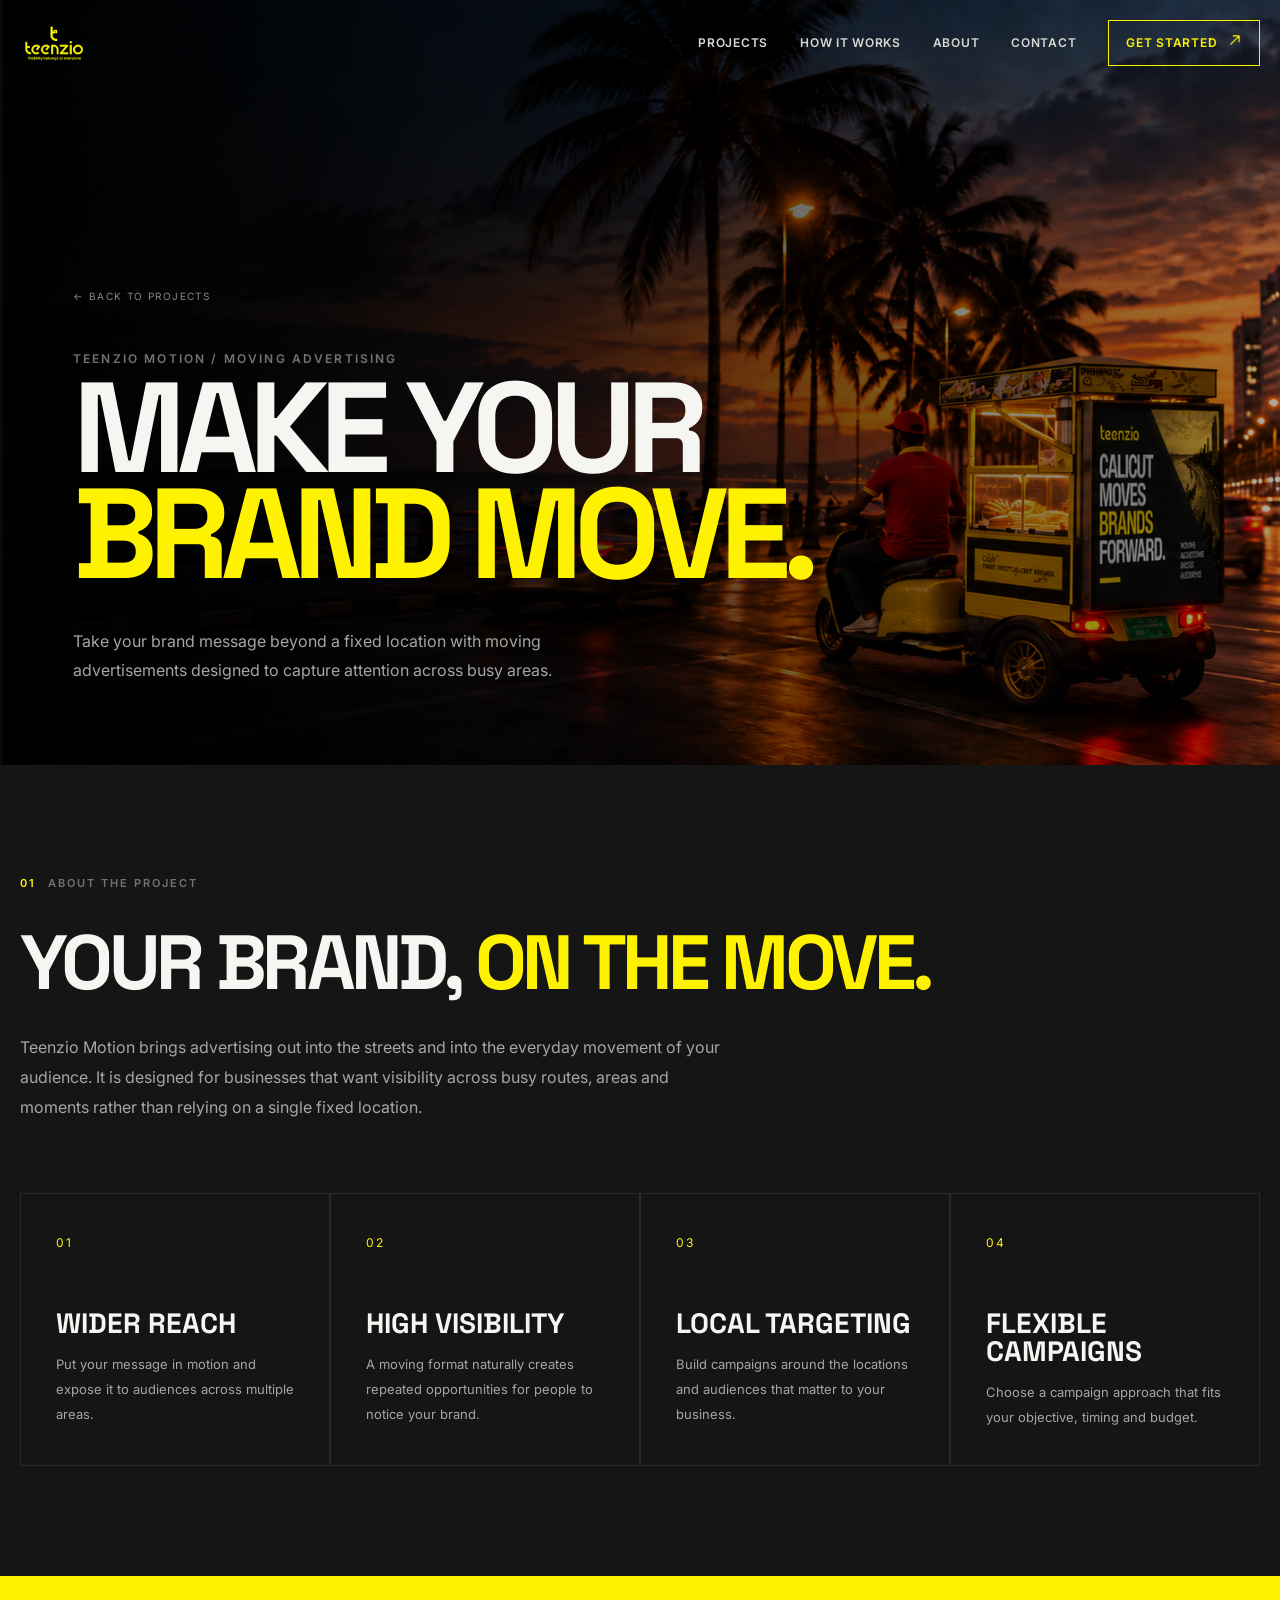
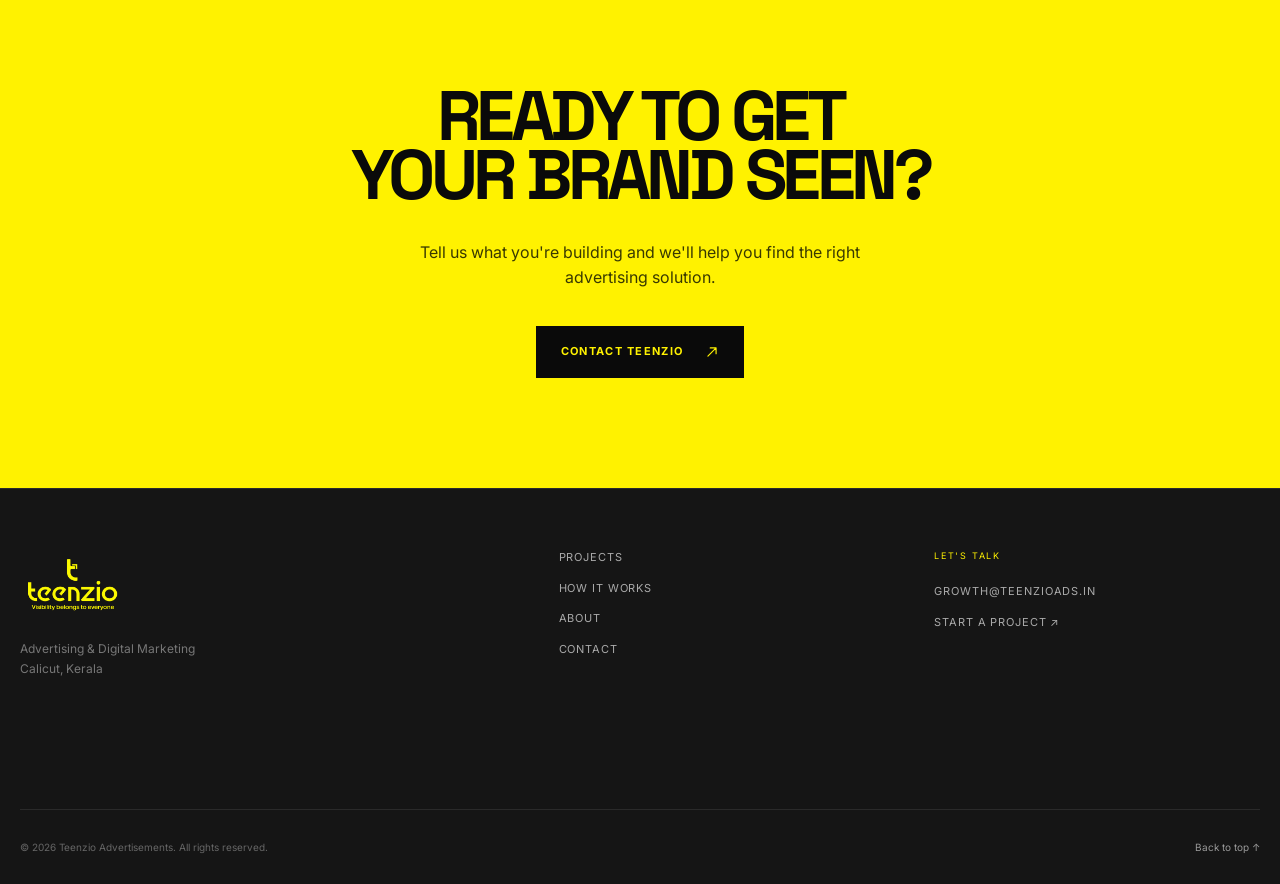
<file: projects/teenzio-motion.html>
<!DOCTYPE html>
<html lang="en">
<head>
    <meta charset="UTF-8">
    <meta name="viewport" content="width=device-width, initial-scale=1.0">
    <meta name="description" content="Teenzio Motion — Teenzio advertising solution in Calicut.">
    <title>Teenzio Motion — Teenzio</title>

    <link rel="preconnect" href="https://fonts.googleapis.com">
    <link rel="preconnect" href="https://fonts.gstatic.com" crossorigin>
    <link href="https://fonts.googleapis.com/css2?family=Inter:wght@400;500;600;700&family=Space+Grotesk:wght@400;500;600;700&display=swap" rel="stylesheet">

    <link rel="stylesheet" href="../css/style.css">
</head>
<body class="project-page" id="top" >

<header class="site-header" id="top">
    <nav class="navbar container">
        <a class="brand" href="../index.html">
            <img src="../images/logo no bg.png" alt="Teenzio Advertisements logo">
        </a>

        <button class="menu-toggle" aria-label="Open menu" aria-expanded="false">
            <span></span><span></span>
        </button>

        <div class="nav-menu">
            <a href="../index.html#projects">Projects</a>
            <a href="../index.html#how-it-works">How It Works</a>
            <a href="../index.html#about">About</a>
            <a href="../index.html#contact">Contact</a>
            <a class="nav-cta" href="../index.html#contact">Get Started <span class="button-arrow" aria-hidden="true">
    <svg viewBox="0 0 24 24">
        <path d="M5 19L19 5M9 5h10v10"
              fill="none"
              stroke="currentColor"
              stroke-width="2"
              stroke-linecap="round"
              stroke-linejoin="round"/>
    </svg>
</span></a>
        </div>
    </nav>
</header>

<main>
    <section class="project-hero motion-hero">
<div class="container project-hero-content reveal">
        <a class="back-link" href="../index.html#projects">
            ← Back to projects
        </a>

        <div class="section-label" style="font-size: 12px; margin-bottom: 7px;">
            TEENZIO MOTION / MOVING ADVERTISING
        </div>

        <h1>
            MAKE YOUR
            <span>BRAND MOVE.</span> 
        </h1>

        <p>
            Take your brand message beyond a fixed location with moving advertisements designed to capture attention across busy areas.
        </p>

    </div>
</section>



    <section class="project-section section-dark">
    <div class="container project-two-col">

        <div class="project-about-content">

            <div class="section-label reveal" style="font-size: 11px;">
                <span>01</span>
                <span>ABOUT THE PROJECT</span>
            </div>

            <h2 class="reveal">
                YOUR BRAND,
                <span>ON THE MOVE.</span>
            </h2>

            <p class="reveal">
                Teenzio Motion brings advertising out into the streets and into the everyday movement of your audience. It is designed for businesses that want visibility across busy routes, areas and moments rather than relying on a single fixed location.
            </p>

            <div class="project-feature-grid">

                <article class="feature-box reveal feature-1">
                    <span>01</span>
                    <h3>WIDER REACH</h3>
                    <p>
                        Put your message in motion and expose it to audiences across multiple areas.
                    </p>
                </article>

                <article class="feature-box  reveal feature-2">
                    <span>02</span>
                    <h3>HIGH VISIBILITY</h3>
                    <p>
                        A moving format naturally creates repeated opportunities for people to notice your brand.
                    </p>
                </article>

                <article class="feature-box  reveal feature-3  ">
                    <span>03</span>
                    <h3>LOCAL TARGETING</h3>
                    <p>
                        Build campaigns around the locations and audiences that matter to your business.
                    </p>
                </article>

                <article class="feature-box  reveal feature-4">
                    <span>04</span>
                    <h3>FLEXIBLE CAMPAIGNS</h3>
                    <p>
                        Choose a campaign approach that fits your objective, timing and budget.
                    </p>
                </article>

            </div>

        </div>

    </div>
</section>

    <section class="project-section project-cta">
        <div class="container reveal">
            <h2>READY TO GET<br>YOUR BRAND SEEN?</h2>
            <p>Tell us what you're building and we'll help you find the right advertising solution.</p>
            <a href="../index.html#contact" class="button">Contact Teenzio <span class="button-arrow" aria-hidden="true">
    <svg viewBox="0 0 24 24">
        <path d="M5 19L19 5M9 5h10v10"
              fill="none"
              stroke="currentColor"
              stroke-width="2"
              stroke-linecap="round"
              stroke-linejoin="round"/>
    </svg>
</span></a>
        </div>
    </section>
</main>

<footer class="site-footer">
    <div class="container footer-top">
        <div>
            <img src="../images/logo no bg.png" alt="Teenzio" class="footer-logo">
            <p>Advertising & Digital Marketing<br>Calicut, Kerala</p>
        </div>
        <div class="footer-links">
            <a href="../index.html#projects">Projects</a>
            <a href="../index.html#how-it-works">How It Works</a>
            <a href="../index.html#about">About</a>
            <a href="../index.html#contact">Contact</a>
        </div>
        <div class="footer-contact">
            <span>LET'S TALK</span>
            <a href="mailto:hello@teenzio.ads">growth@teenzioads.in</a>
            <a href="../index.html#contact">Start a project ↗</a>
        </div>
    </div>
    <div class="container footer-bottom">
        <span>© <span class="project-year"></span> Teenzio Advertisements. All rights reserved.</span>
        <a href="#top">Back to top ↑</a>
    </div>
</footer>

<script src="../js/main.js"></script>
<script>
    document.querySelector(".project-year").textContent = new Date().getFullYear();
</script>
</body>
</html>
</file>
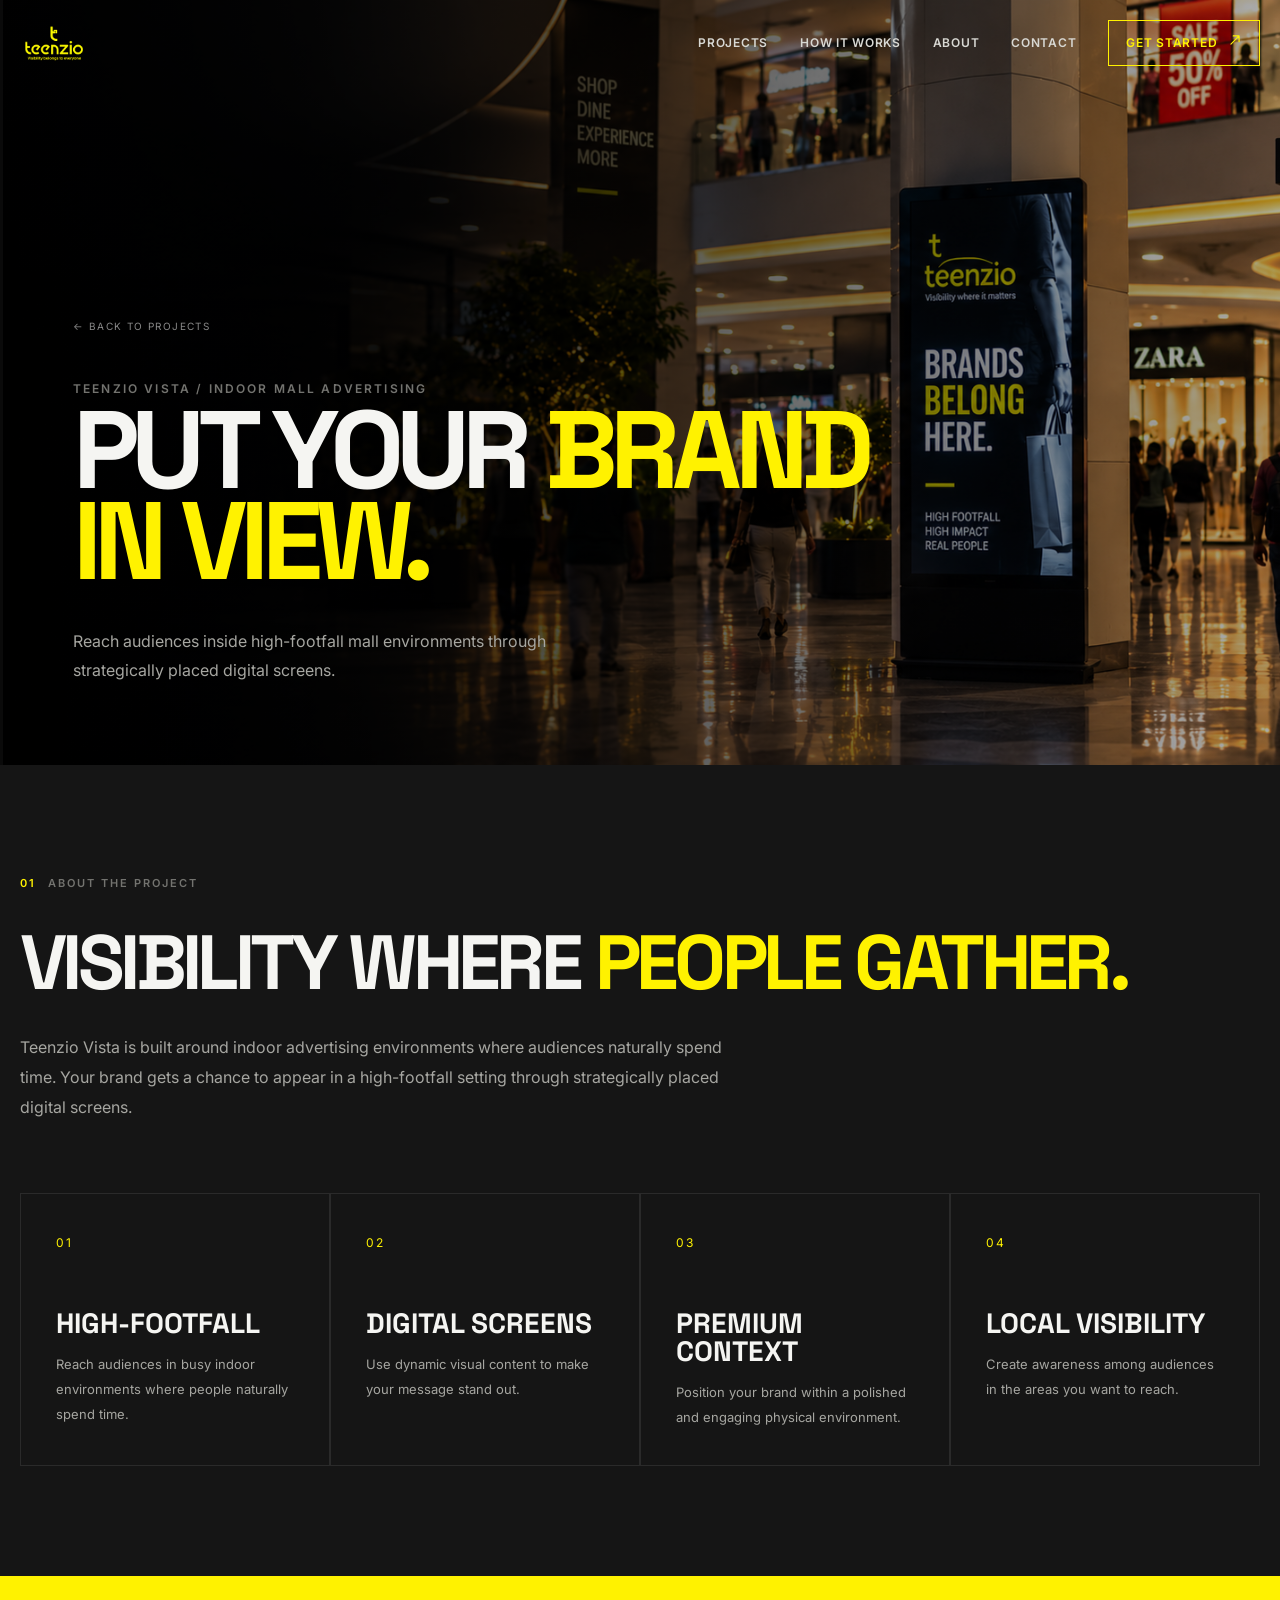
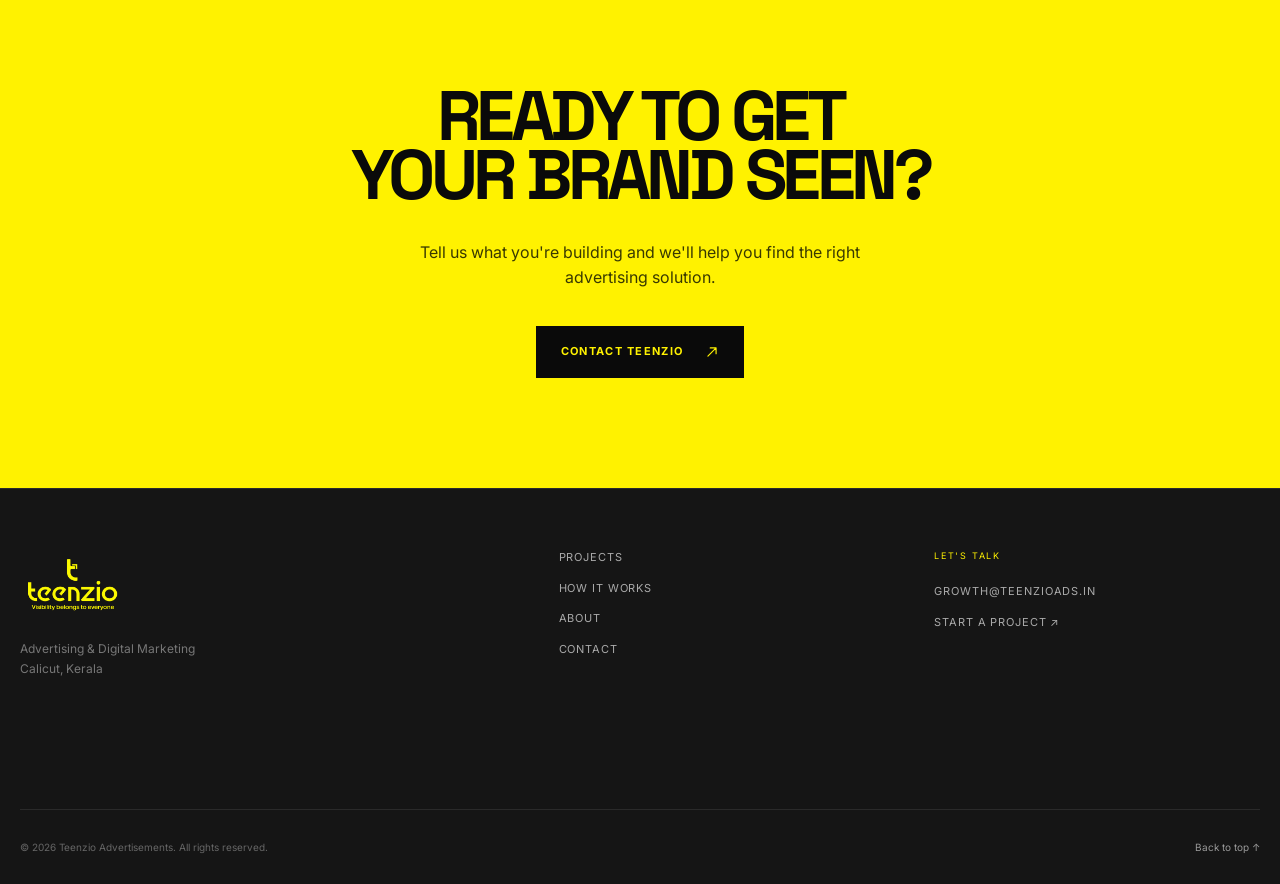
<file: projects/teenzio-vista.html>
<!DOCTYPE html>
<html lang="en">
<head>
    <meta charset="UTF-8">
    <meta name="viewport" content="width=device-width, initial-scale=1.0">
    <meta name="description" content="Teenzio Vista — Teenzio advertising solution in Calicut.">
    <title>Teenzio Vista — Teenzio</title>

    <link rel="preconnect" href="https://fonts.googleapis.com">
    <link rel="preconnect" href="https://fonts.gstatic.com" crossorigin>
    <link href="https://fonts.googleapis.com/css2?family=Inter:wght@400;500;600;700&family=Space+Grotesk:wght@400;500;600;700&display=swap" rel="stylesheet">

    <link rel="stylesheet" href="../css/style.css">
</head>
<body class="project-page" id="top">

<header class="site-header" id="top">
    <nav class="navbar container">
        <a class="brand" href="../index.html">
            <img src="../images/logo no bg.png" alt="Teenzio Advertisements logo">
        </a>

        <button class="menu-toggle" aria-label="Open menu" aria-expanded="false">
            <span></span><span></span>
        </button>

        <div class="nav-menu">
            <a href="../index.html#projects">Projects</a>
            <a href="../index.html#how-it-works">How It Works</a>
            <a href="../index.html#about">About</a>
            <a href="../index.html#contact">Contact</a>
            <a class="nav-cta" href="../index.html#contact">Get Started <span class="button-arrow" aria-hidden="true">
    <svg viewBox="0 0 24 24">
        <path d="M5 19L19 5M9 5h10v10"
              fill="none"
              stroke="currentColor"
              stroke-width="2"
              stroke-linecap="round"
              stroke-linejoin="round"/>
    </svg>
</span></a>
        </div>
    </nav>
</header>

<main>
    <section class="project-hero vista-hero">

    <div class="container project-hero-content reveal">

        <a class="back-link" href="../index.html#projects">
            ← Back to projects
        </a>

        <div class="section-label" style="font-size: 12px; margin-bottom: 7px; ">
            TEENZIO VISTA / INDOOR MALL ADVERTISING
        </div>

        <h1>
            PUT YOUR
            <span>BRAND <br>IN VIEW.</span>
        </h1>

        <p>
            Reach audiences inside high-footfall mall environments through strategically placed digital screens.
        </p>

    </div>

</section>

<section class="project-section section-dark">

    <div class="container project-two-col">

        <div class="project-about-content">

            <div class="section-label reveal" style="font-size: 11px;">
                <span>01</span>
                <span>ABOUT THE PROJECT</span>
            </div>

            <h2 class="reveal">
                VISIBILITY WHERE
                <span>PEOPLE GATHER.</span>
            </h2>

            <p class="reveal">
                Teenzio Vista is built around indoor advertising environments where audiences naturally spend time. Your brand gets a chance to appear in a high-footfall setting through strategically placed digital screens.
            </p>


            <div class="project-feature-grid reveal">

                <article class="feature-box reveal feature-1">
                    <span>01</span>
                    <h3>HIGH-FOOTFALL</h3>
                    <p>
                        Reach audiences in busy indoor environments where people naturally spend time.
                    </p>
                </article>

                <article class="feature-box reveal feature-2">
                    <span>02</span>
                    <h3>DIGITAL SCREENS</h3>
                    <p>
                        Use dynamic visual content to make your message stand out.
                    </p>
                </article>

                <article class="feature-box reveal feature-3">
                    <span>03</span>
                    <h3>PREMIUM CONTEXT</h3>
                    <p>
                        Position your brand within a polished and engaging physical environment.
                    </p>
                </article>

                <article class="feature-box reveal feature-4">
                    <span>04</span>
                    <h3>LOCAL VISIBILITY</h3>
                    <p>
                        Create awareness among audiences in the areas you want to reach.
                    </p>
                </article>

            </div>

        </div>

    </div>

</section>

 


    <section class="project-section project-cta">
        <div class="container reveal">
            <h2 reveal>READY TO GET<br>YOUR BRAND SEEN?</h2>
            <p>Tell us what you're building and we'll help you find the right advertising solution.</p>
            <a href="../index.html#contact" class="button">Contact Teenzio <span class="button-arrow" aria-hidden="true">
    <svg viewBox="0 0 24 24">
        <path d="M5 19L19 5M9 5h10v10"
              fill="none"
              stroke="currentColor"
              stroke-width="2"
              stroke-linecap="round"
              stroke-linejoin="round"/>
    </svg>
</span></a>
        </div>
    </section>
</main>

<footer class="site-footer">
    <div class="container footer-top">
        <div>
            <img src="../images/logo no bg.png" alt="Teenzio" class="footer-logo">
            <p>Advertising & Digital Marketing<br>Calicut, Kerala</p>
        </div>
        <div class="footer-links">
            <a href="../index.html#projects">Projects</a>
            <a href="../index.html#how-it-works">How It Works</a>
            <a href="../index.html#about">About</a>
            <a href="../index.html#contact">Contact</a>
        </div>
        <div class="footer-contact">
            <span>LET'S TALK</span>
            <a href="mailto:hello@teenzio.ads">growth@teenzioads.in</a>
            <a href="../index.html#contact">Start a project ↗</a>
        </div>
    </div>
    <div class="container footer-bottom">
        <span>© <span class="project-year"></span> Teenzio Advertisements. All rights reserved.</span>
        <a href="#top">Back to top ↑</a>
    </div>
</footer>

<script src="../js/main.js"></script>
<script>
    document.querySelector(".project-year").textContent = new Date().getFullYear();
</script>
</body>
</html>
</file>
<file: css/style.css>
/*
    TEENZIO ADS — MASTER STYLESHEET

    This file only loads the individual sections.
    The order below intentionally matches the original stylesheet.
*/

@import url("./base.css");
@import url("./navbar.css");
@import url("./common.css");
@import url("./hero.css");
@import url("./intro.css");
@import url("./projects.css");
@import url("./how-it-works.css");
@import url("./why-teenzio.css");
@import url("./about.css");
@import url("./contact.css");
@import url("./footer.css");
@import url("./animations.css");
@import url("./project-pages.css");
@import url("./responsive.css");
</file>
